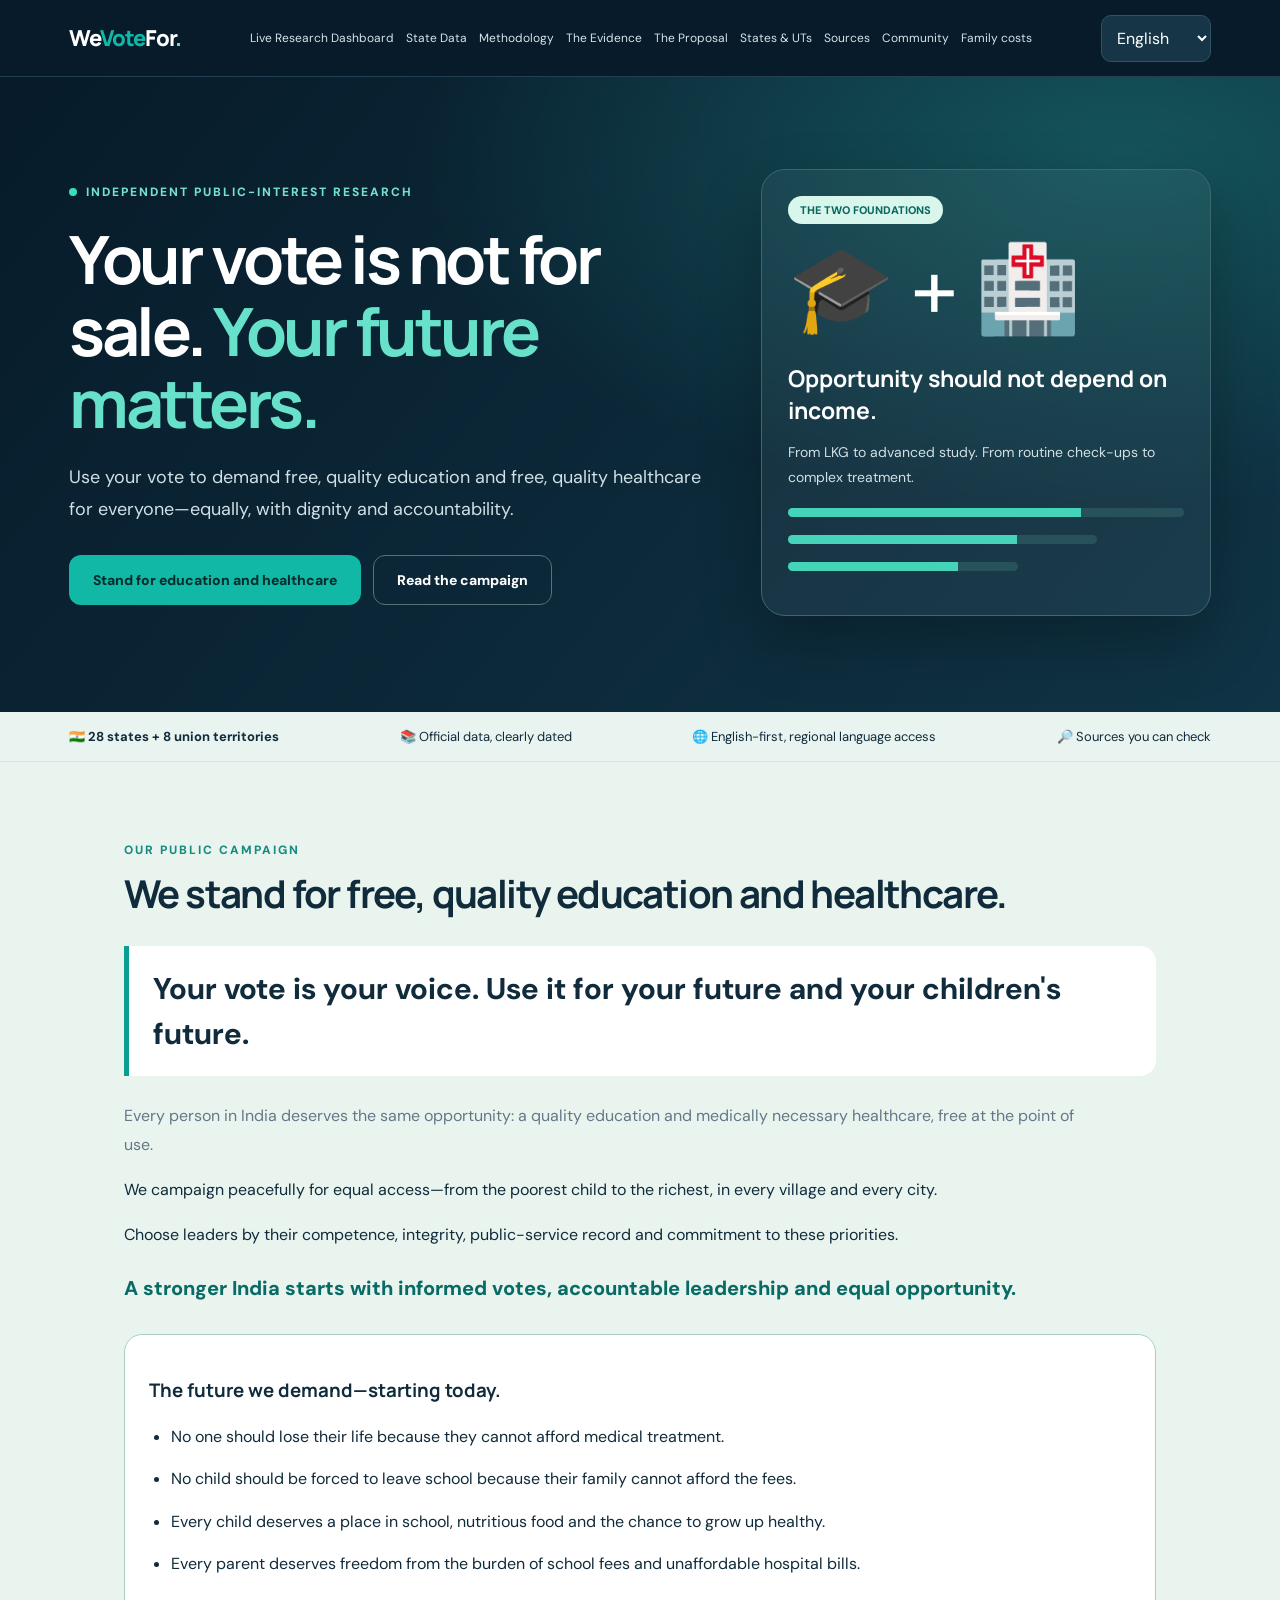
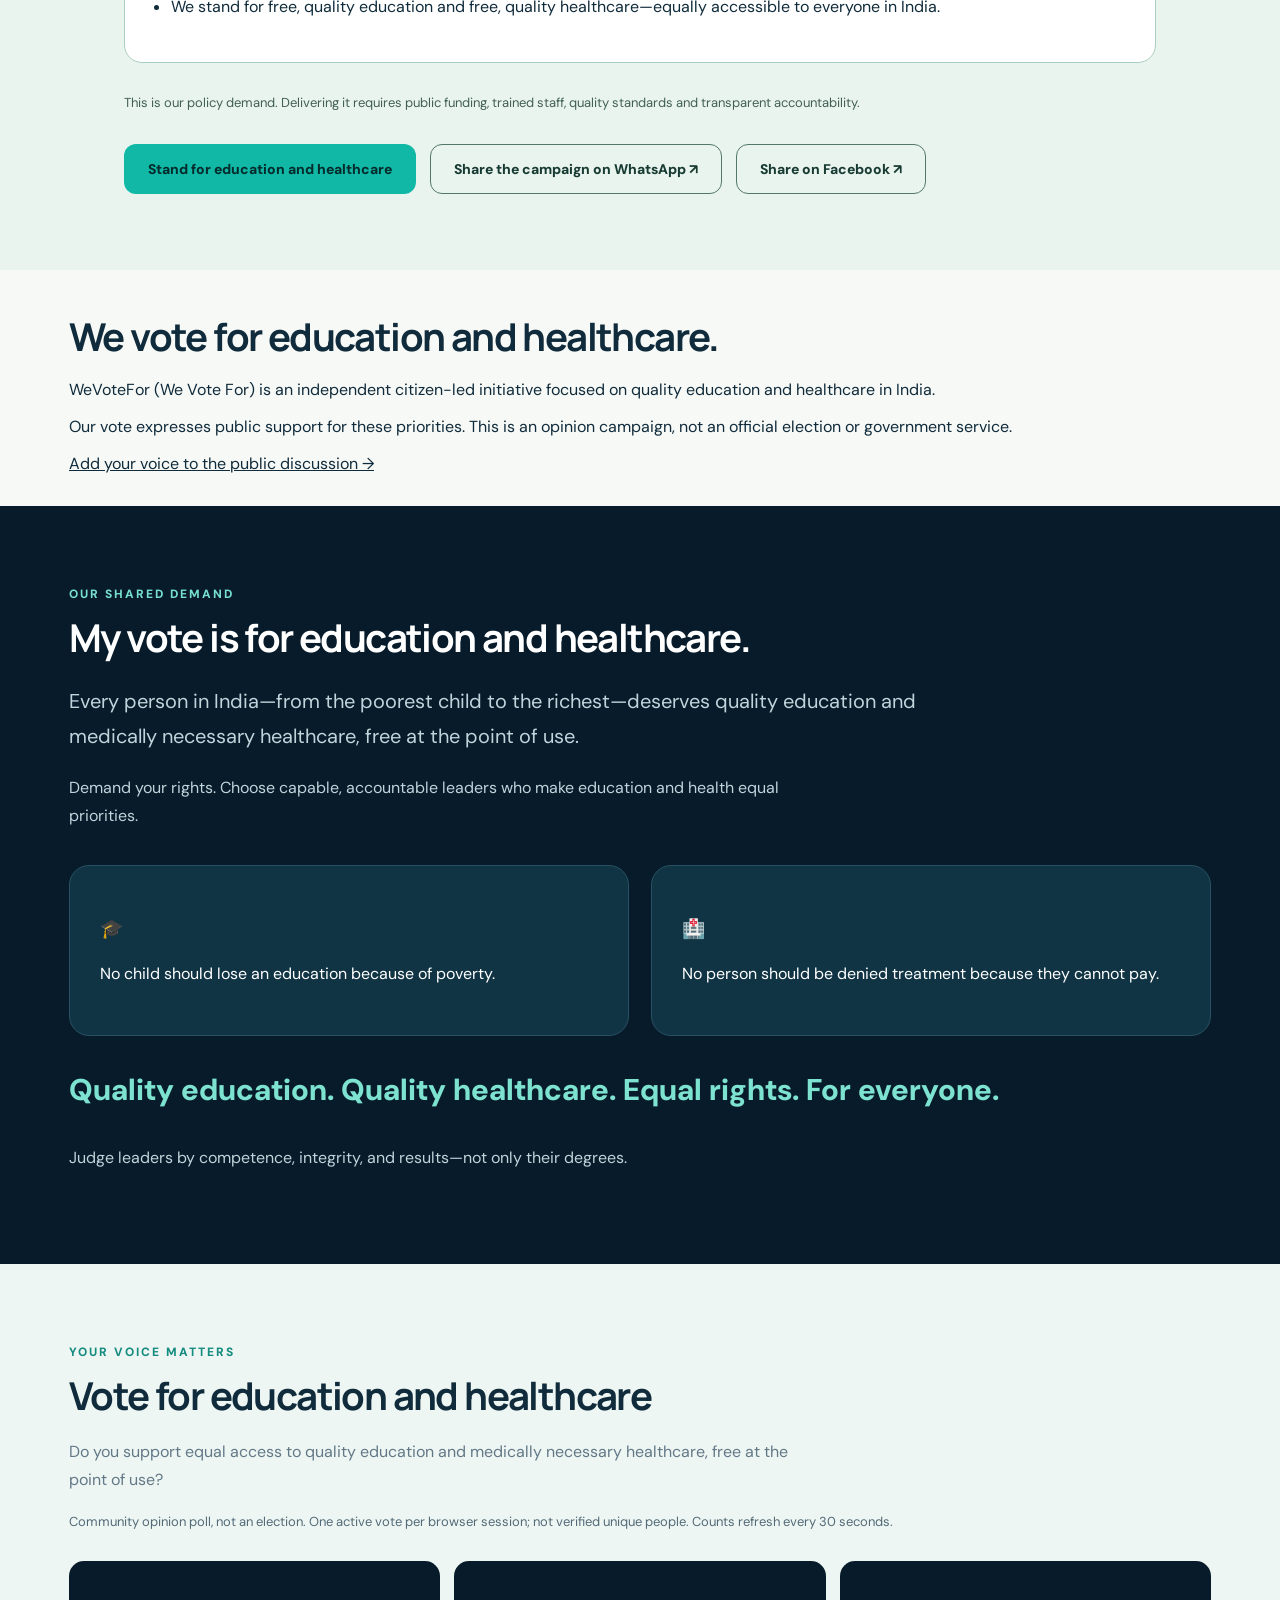
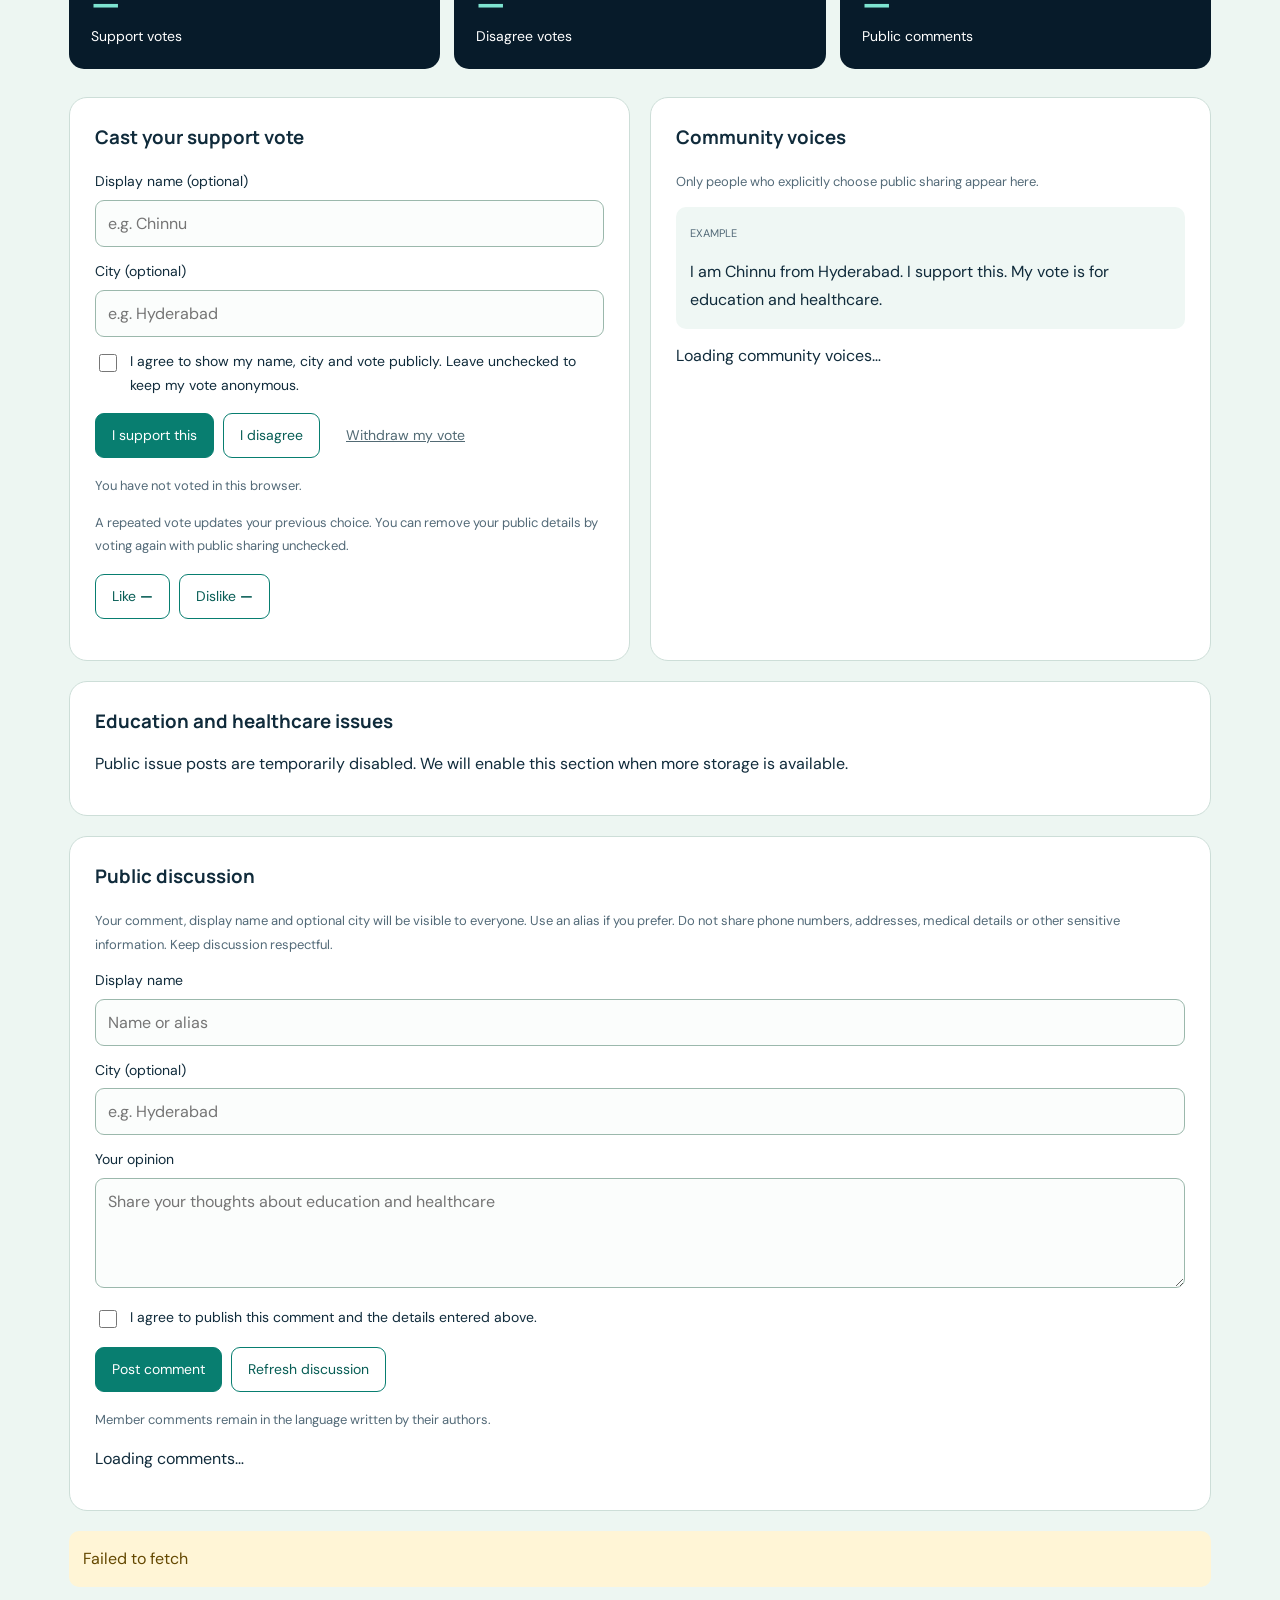
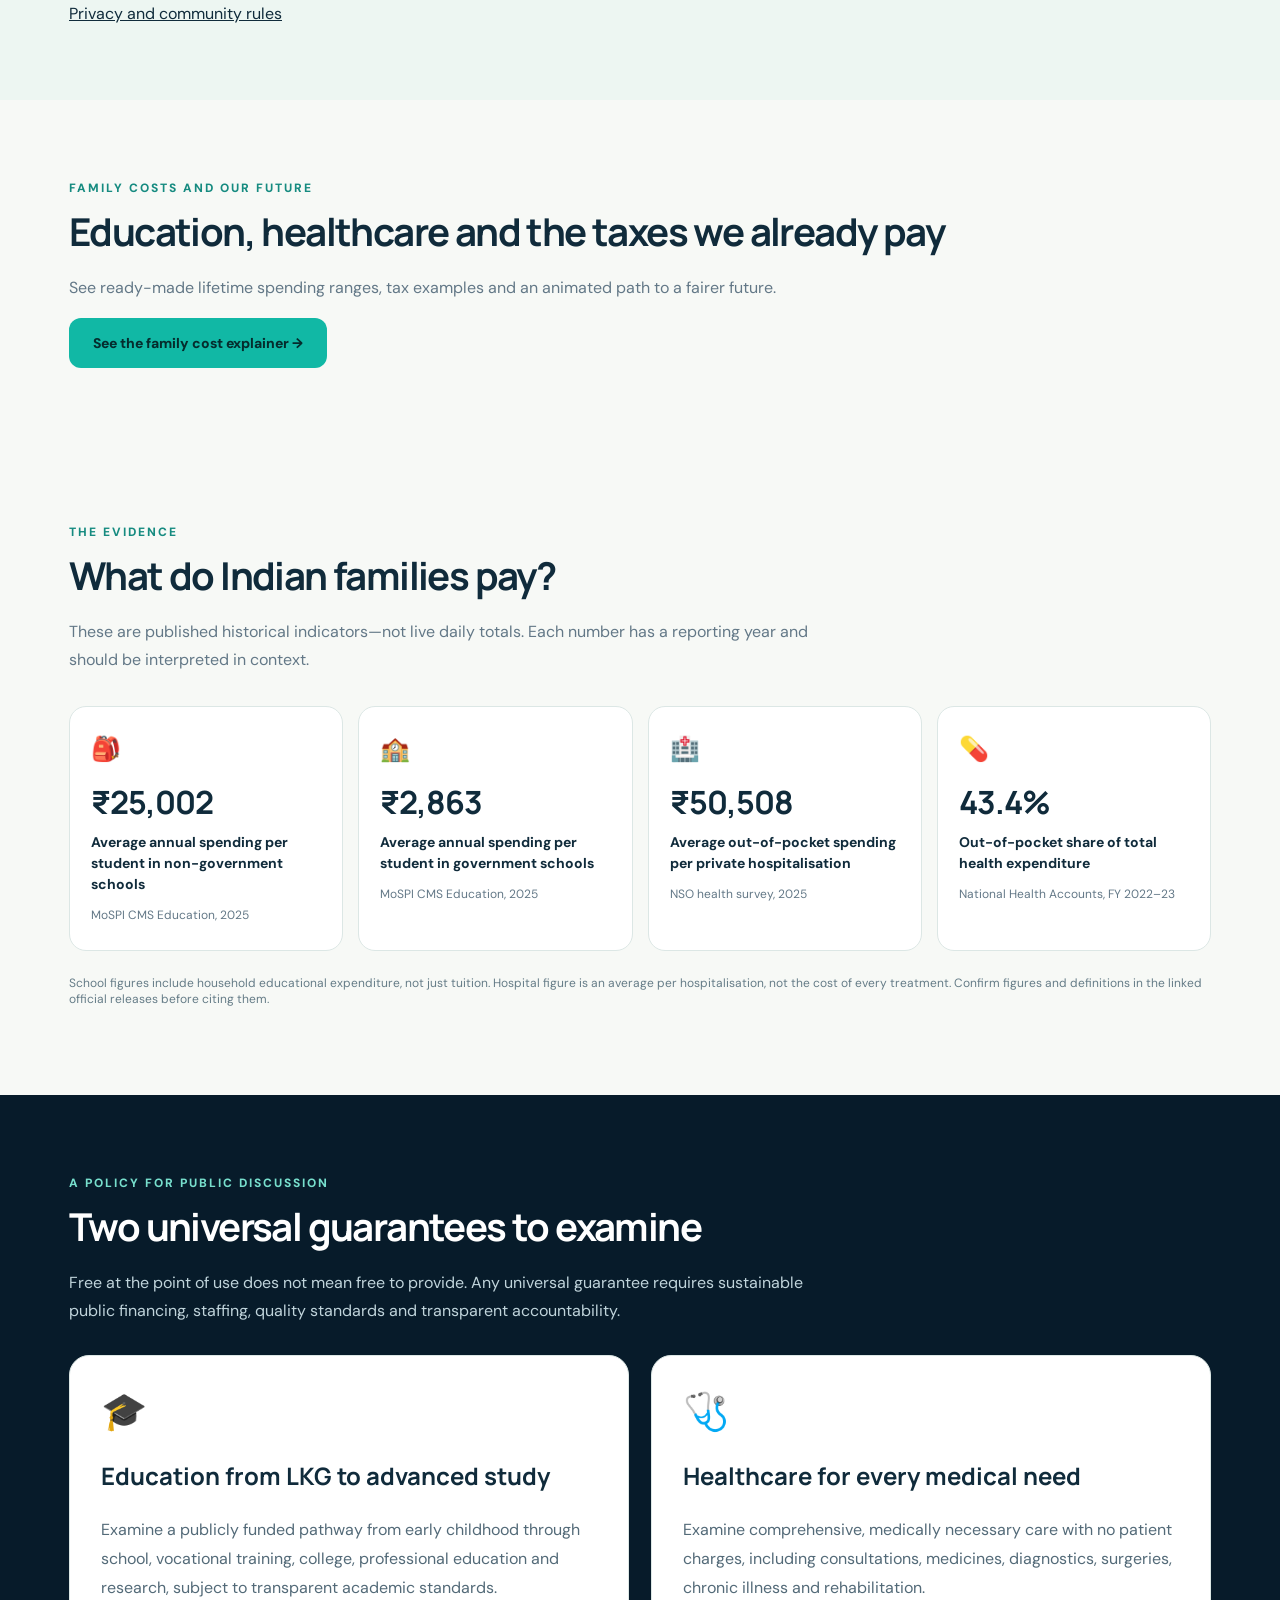
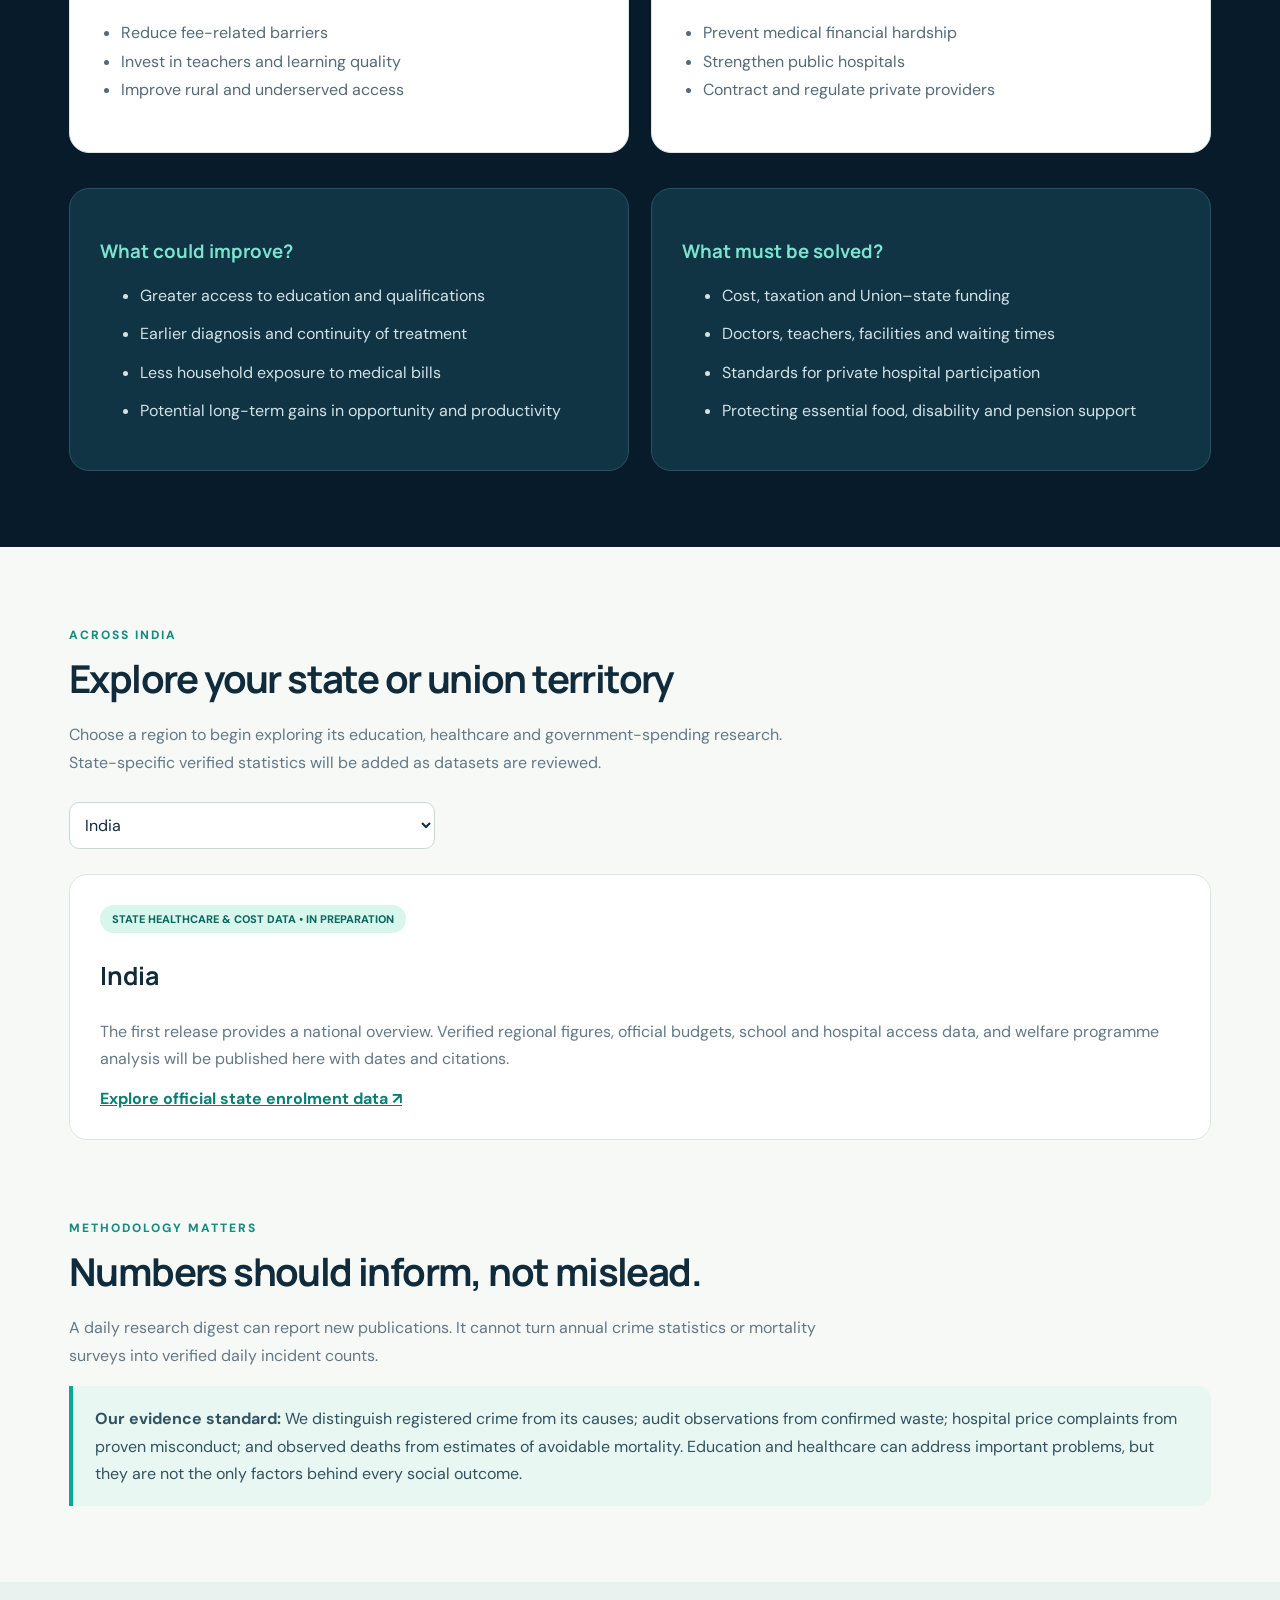
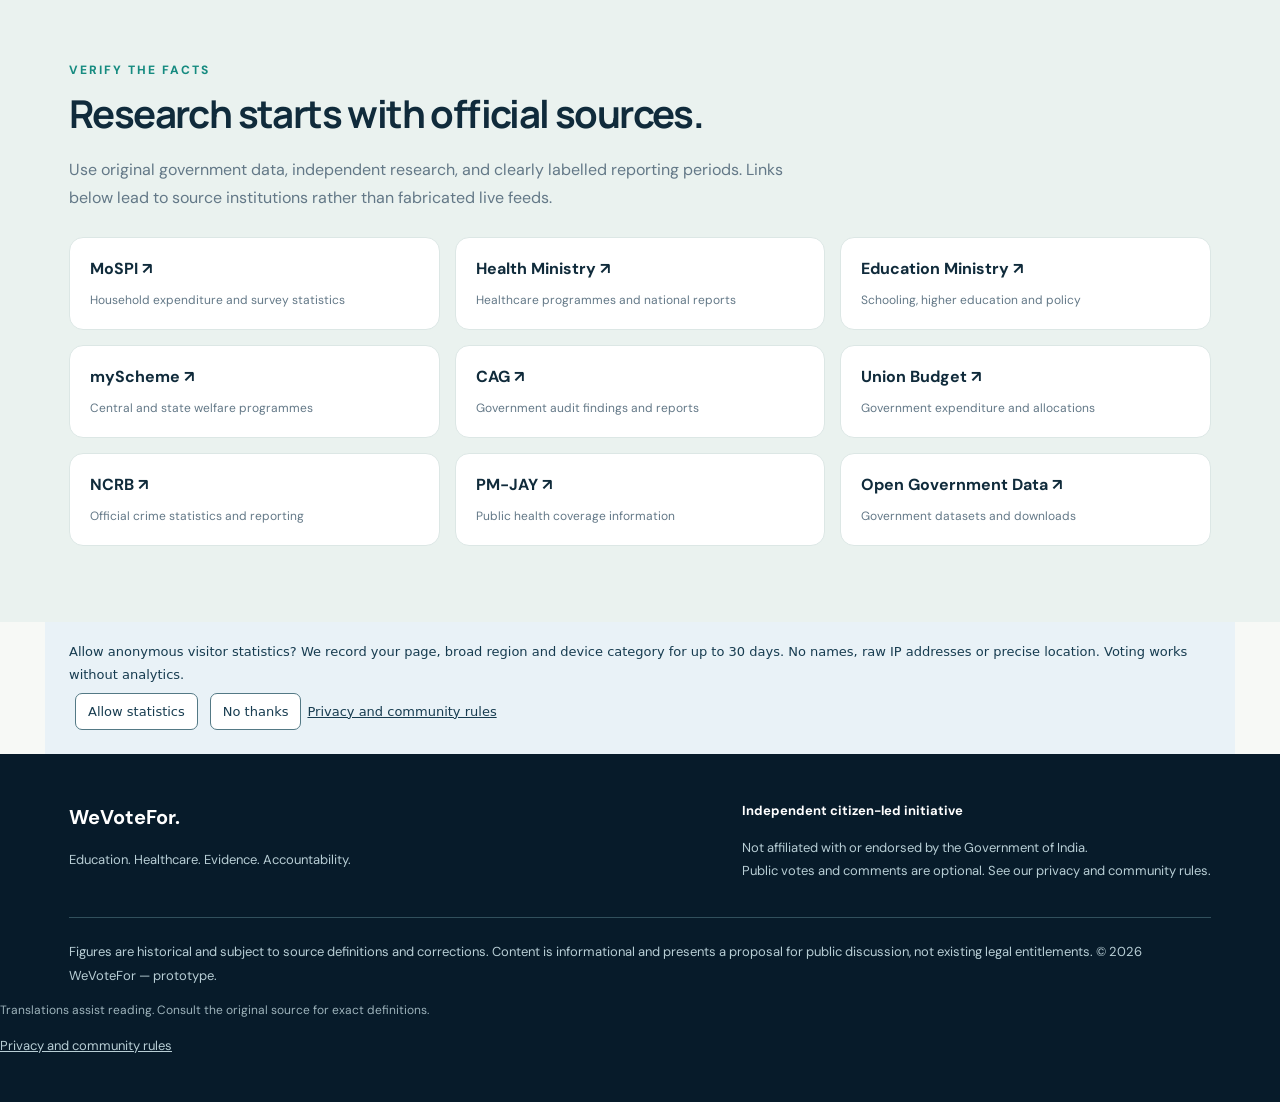
<file: index.html>
<!doctype html><html lang="en"><head><meta charset="utf-8"><meta name="viewport" content="width=device-width,initial-scale=1"><meta name="theme-color" content="#071b2a"><title>WeVoteFor | Quality Education &amp; Healthcare for Everyone</title><link rel="preconnect" href="https://fonts.googleapis.com"><link rel="preconnect" href="https://fonts.gstatic.com" crossorigin><link href="https://fonts.googleapis.com/css2?family=DM+Sans:wght@400;500;600;700&family=Manrope:wght@400;500;600;700;800&display=swap" rel="stylesheet"><style>
:root{--navy:#071b2a;--ink:#102b3b;--teal:#11b8a5;--cream:#f7f9f6;--muted:#637887;--line:#dce7e5}*{box-sizing:border-box}html{scroll-behavior:smooth}body{margin:0;background:var(--cream);color:var(--ink);font-family:'DM Sans',sans-serif}h1,h2,h3,.brand{font-family:Manrope,sans-serif}a{color:inherit}header{background:var(--navy);color:white;position:sticky;top:0;z-index:20;border-bottom:1px solid #234052}.wrap{max-width:1190px;margin:auto;padding:0 24px}.nav{min-height:76px;display:flex;align-items:center;justify-content:space-between;gap:16px}.brand{font-weight:800;font-size:22px;letter-spacing:-1px;text-decoration:none}.brand i{color:var(--teal);font-style:normal}.navlinks{display:flex;align-items:center;gap:24px}.navlinks a{text-decoration:none;font-size:14px;color:#d5e4e9}.navlinks a:hover{color:white}select,button{font:inherit}select{border:1px solid #c9d9d6;border-radius:10px;background:white;padding:11px;color:var(--ink);max-width:100%}.lang{background:#163547;color:white;border-color:#315264}.hero{background:radial-gradient(ellipse at 88% 12%,#14545a 0%,transparent 45%),linear-gradient(130deg,#071b2a,#103445);color:white;padding:92px 0 96px;overflow:hidden}.hero-grid{display:grid;grid-template-columns:1.18fr .82fr;gap:45px;align-items:center}.eyebrow{display:inline-flex;gap:9px;align-items:center;color:#75e2d1;text-transform:uppercase;letter-spacing:2px;font-size:12px;font-weight:800}.dot{width:8px;height:8px;border-radius:50%;background:#37dfbf}.hero h1{font-size:clamp(42px,5.2vw,72px);letter-spacing:-3.5px;line-height:1.08;margin:22px 0}.hero h1 span{color:#67e1c9}.hero p{font-size:18px;line-height:1.8;color:#d0e0e5;max-width:640px}.actions{display:flex;gap:12px;flex-wrap:wrap;margin-top:30px}.btn{display:inline-block;text-decoration:none;padding:15px 23px;border-radius:12px;font-weight:800;font-size:14px;border:1px solid transparent;cursor:pointer}.primary{background:var(--teal);color:#052c2d}.secondary{border-color:#56717a;color:white}.hero-art{border:1px solid #3d6671;border-radius:24px;padding:26px;background:#ffffff0c;box-shadow:0 25px 60px #0004}.hero-art .big{font-size:85px;margin:10px 0 18px}.hero-art h3{font-size:23px;margin:8px 0}.hero-art p{font-size:14px}.art-line{height:9px;border-radius:10px;background:#27525c;margin:18px 0;overflow:hidden}.art-line:after{content:'';display:block;width:74%;height:100%;background:#45d3b9}.strip{background:#e9f4f0;border-bottom:1px solid #d3e6e0}.strip .wrap{display:flex;gap:30px;align-items:center;justify-content:space-between;padding-top:16px;padding-bottom:16px;font-size:13px;flex-wrap:wrap}.section{padding:76px 0}.section h2{font-size:clamp(28px,3vw,43px);letter-spacing:-1.6px;margin:8px 0 15px}.intro{color:var(--muted);max-width:760px;line-height:1.75}.kicker{font-size:12px;letter-spacing:2px;color:#168b80;font-weight:800;text-transform:uppercase}.stats{display:grid;grid-template-columns:repeat(4,1fr);gap:15px;margin-top:32px}.stat{border:1px solid var(--line);background:white;padding:26px 21px;border-radius:17px;min-height:205px}.stat .ico{font-size:24px}.stat strong{display:block;font-family:Manrope;font-size:32px;letter-spacing:-1px;margin:16px 0 8px}.stat p{font-size:14px;line-height:1.5;margin:0 0 8px;font-weight:700}.stat small{color:var(--muted);font-size:12px}.pill{display:inline-block;background:#d9f6ed;color:#09685f;border-radius:99px;padding:7px 12px;font-size:11px;font-weight:800}.two{display:grid;grid-template-columns:repeat(2,1fr);gap:22px;margin-top:30px}.feature{background:white;border:1px solid var(--line);border-radius:20px;padding:31px}.feature .symbol{font-size:37px}.feature h3{font-size:24px}.feature p,.feature li{line-height:1.8;color:#536a78}.feature ul{padding-left:20px}.dark{background:var(--navy);color:white}.dark .intro{color:#c0d4db}.compare{display:grid;grid-template-columns:1fr 1fr;gap:22px;margin-top:35px}.compare article{background:#103444;border:1px solid #285263;border-radius:20px;padding:30px}.compare h3{color:#7de3d0}.compare li{margin:13px 0;color:#d2e2e7;line-height:1.6}.filter{display:flex;gap:14px;flex-wrap:wrap;margin:25px 0}.filter select{min-width:220px}.region{background:white;border:1px solid var(--line);border-radius:18px;padding:30px}.region h3{font-size:25px}.region p{line-height:1.7;color:var(--muted)}.note{border-left:4px solid #0aa993;background:#e9f7f2;padding:19px 22px;border-radius:0 12px 12px 0;color:#315260;line-height:1.7}.sources{display:grid;grid-template-columns:repeat(3,1fr);gap:15px;margin-top:25px}.source{background:white;border:1px solid var(--line);border-radius:14px;padding:20px;text-decoration:none}.source:hover{border-color:#0aa993}.source b{display:block;margin-bottom:9px}.source span{font-size:12px;color:var(--muted)}footer{background:#071b2a;color:#b8ced5;padding:45px 0;font-size:13px;line-height:1.8}footer b{color:white}.footer-grid{display:flex;justify-content:space-between;gap:20px;flex-wrap:wrap}.disclaimer{font-size:12px;color:#657c87;margin-top:24px}.menu{display:none}.sr-only{position:absolute;width:1px;height:1px;padding:0;margin:-1px;overflow:hidden;clip:rect(0,0,0,0);white-space:nowrap;border:0}@media(max-width:850px){.navlinks{display:none}.menu{display:block}.hero-grid{grid-template-columns:1fr}.hero-art{display:none}.stats{grid-template-columns:repeat(2,1fr)}.sources{grid-template-columns:repeat(2,1fr)}}@media(max-width:560px){.wrap{padding:0 17px}.hero{padding:70px 0}.hero h1{letter-spacing:-2px}.stats,.two,.compare,.sources{grid-template-columns:1fr}.stat{min-height:unset}.section{padding:58px 0}.nav{min-height:66px}.brand{font-size:19px}.lang{max-width:125px}.hero p{font-size:16px}}
</style><link rel="stylesheet" href="/i18n.css?v=20261114"><script defer src="/i18n.js?v=20261114"></script><link rel="stylesheet" href="/community.css?v=20261114"><script defer src="/community-ui.js?v=20261114"></script><script defer src="/posts-ui.js?v=20261114"></script><meta name="description" content="Your vote is not for sale. WeVoteFor campaigns for free, quality education and healthcare, equally accessible to everyone in India. Explore the evidence."><meta name="robots" content="index,follow,max-image-preview:large"><link rel="canonical" href="https://wevotefor.in/"><meta property="og:site_name" content="WeVoteFor"><meta property="og:title" content="WeVoteFor | Quality Education &amp; Healthcare for Everyone"><meta property="og:description" content="Your vote is not for sale. WeVoteFor campaigns for free, quality education and healthcare, equally accessible to everyone in India. Explore the evidence."><meta property="og:type" content="website"><meta property="og:url" content="https://wevotefor.in/"><meta name="twitter:card" content="summary"><meta name="twitter:title" content="WeVoteFor | Quality Education &amp; Healthcare for Everyone"><meta name="twitter:description" content="Your vote is not for sale. WeVoteFor campaigns for free, quality education and healthcare, equally accessible to everyone in India. Explore the evidence."><link rel="icon" href="/favicon.svg" type="image/svg+xml"><script type="application/ld+json">{"@context":"https://schema.org","@graph":[{"@type":"WebSite","@id":"https://wevotefor.in/#website","url":"https://wevotefor.in/","name":"WeVoteFor","alternateName":["We Vote For"],"description":"Your vote is not for sale. WeVoteFor campaigns for free, quality education and healthcare, equally accessible to everyone in India. Explore the evidence.","inLanguage":["en","hi","te","ta","bn","mr","kn","ml"]},{"@type":"WebPage","@id":"https://wevotefor.in/#webpage","url":"https://wevotefor.in/","name":"WeVoteFor | Quality Education & Healthcare for Everyone","description":"Your vote is not for sale. WeVoteFor campaigns for free, quality education and healthcare, equally accessible to everyone in India. Explore the evidence.","isPartOf":{"@id":"https://wevotefor.in/#website"},"inLanguage":"en"}]}</script></head><body><header><div class="wrap nav"><a class="brand" href="/" translate="no">We<i>Vote</i>For<span style="color:#5ce3c8">.</span></a><nav class="navlinks" aria-label="Main navigation"><a href="/dashboard">Live Research Dashboard</a><a href="/states">State Data</a><a href="/methodology">Methodology</a><a href="#evidence">The Evidence</a><a href="#vision">The Proposal</a><a href="#states">States & UTs</a><a href="#sources">Sources</a><a href="#community">Community</a><a href="/families">Family costs</a></nav><label><span class="sr-only">Select language</span><select class="lang" id="language"><option value="en">English</option><option value="hi">हिन्दी</option><option value="te">తెలుగు</option><option value="ta">தமிழ்</option><option value="bn">বাংলা</option><option value="mr">मराठी</option><option value="kn">ಕನ್ನಡ</option><option value="ml">മലയാളം</option></select></label></div></header><main><section id="home" class="hero"><div class="wrap hero-grid"><div><span class="eyebrow"><span class="dot"></span> Independent public-interest research</span><h1 data-i="hero">Your vote is not for sale. <span>Your future matters.</span></h1><p data-i="lead">Use your vote to demand free, quality education and free, quality healthcare for everyone—equally, with dignity and accountability.</p><div class="actions"><a class="btn primary" href="#community">Stand for education and healthcare</a><a class="btn secondary" href="#campaign">Read the campaign</a></div></div><div class="hero-art" aria-hidden="true"><span class="pill">THE TWO FOUNDATIONS</span><div class="big">🎓 + 🏥</div><h3>Opportunity should not depend on income.</h3><p>From LKG to advanced study. From routine check-ups to complex treatment.</p><div class="art-line"></div><div class="art-line" style="width:78%"></div><div class="art-line" style="width:58%"></div></div></div></section><div class="strip"><div class="wrap"><span>🇮🇳 <b>28 states + 8 union territories</b></span><span>📚 Official data, clearly dated</span><span>🌐 English-first, regional language access</span><span>🔎 Sources you can check</span></div></div><section id="campaign" class="section campaign-manifesto" aria-labelledby="campaign-title"><div class="wrap"><span class="kicker">Our public campaign</span><h2 id="campaign-title">We stand for free, quality education and healthcare.</h2><blockquote>Your vote is your voice. Use it for your future and your children's future.</blockquote><p class="intro">Every person in India deserves the same opportunity: a quality education and medically necessary healthcare, free at the point of use.</p><p>We campaign peacefully for equal access—from the poorest child to the richest, in every village and every city.</p><p>Choose leaders by their competence, integrity, public-service record and commitment to these priorities.</p><p class="campaign-promise">A stronger India starts with informed votes, accountable leadership and equal opportunity.</p><div id="campaign-pledge" style="margin:28px 0;padding:24px;background:white;border:1px solid #a8cec2;border-radius:18px;scroll-margin-top:100px"><h3>The future we demand—starting today.</h3><ul style="padding-left:22px;line-height:1.9"><li style="margin:12px 0">No one should lose their life because they cannot afford medical treatment.</li><li style="margin:12px 0">No child should be forced to leave school because their family cannot afford the fees.</li><li style="margin:12px 0">Every child deserves a place in school, nutritious food and the chance to grow up healthy.</li><li style="margin:12px 0">Every parent deserves freedom from the burden of school fees and unaffordable hospital bills.</li><li style="margin:12px 0">We stand for free, quality education and free, quality healthcare—equally accessible to everyone in India.</li></ul></div><p class="community-small">This is our policy demand. Delivering it requires public funding, trained staff, quality standards and transparent accountability.</p><div class="actions"><a class="btn primary" href="#community">Stand for education and healthcare</a><a class="btn secondary" href="https://wa.me/?text=Your%20vote%20is%20not%20for%20sale.%20The%20future%20we%20demand%E2%80%94starting%20today.%20No%20one%20should%20lose%20their%20life%20because%20they%20cannot%20afford%20medical%20treatment.%20No%20child%20should%20be%20forced%20to%20leave%20school%20because%20their%20family%20cannot%20afford%20the%20fees.%20Every%20child%20deserves%20a%20place%20in%20school%2C%20nutritious%20food%20and%20the%20chance%20to%20grow%20up%20healthy.%20Every%20parent%20deserves%20freedom%20from%20the%20burden%20of%20school%20fees%20and%20unaffordable%20hospital%20bills.%20We%20stand%20for%20free%2C%20quality%20education%20and%20free%2C%20quality%20healthcare%E2%80%94equally%20accessible%20to%20everyone%20in%20India.%20Join%20the%20campaign%3A%20https%3A%2F%2Fwevotefor.in%2F%23campaign-pledge" target="_blank" rel="noopener noreferrer">Share the campaign on WhatsApp ↗</a><a class="btn secondary" href="https://www.facebook.com/sharer/sharer.php?u=https%3A%2F%2Fwevotefor.in%2F%23campaign" target="_blank" rel="noopener noreferrer">Share on Facebook ↗</a></div></div></section><section id="we-vote-for" class="section" style="padding:32px 0"><div class="wrap"><h2>We vote for education and healthcare.</h2><p>WeVoteFor (We Vote For) is an independent citizen-led initiative focused on quality education and healthcare in India.</p><p>Our vote expresses public support for these priorities. This is an opinion campaign, not an official election or government service.</p><a href="#community">Add your voice to the public discussion →</a></div></section><section id="our-demand" class="section dark" aria-labelledby="demand-title"><div class="wrap"><span class="kicker" style="color:#77dfcd">Our shared demand</span><h2 id="demand-title">My vote is for education and healthcare.</h2><p class="intro" style="font-size:20px;max-width:920px">Every person in India—from the poorest child to the richest—deserves quality education and medically necessary healthcare, free at the point of use.</p><p class="intro">Demand your rights. Choose capable, accountable leaders who make education and health equal priorities.</p><div class="compare"><article><h3>🎓</h3><p style="line-height:1.8">No child should lose an education because of poverty.</p></article><article><h3>🏥</h3><p style="line-height:1.8">No person should be denied treatment because they cannot pay.</p></article></div><p style="font-size:clamp(20px,2.5vw,30px);font-weight:800;line-height:1.6;color:#7de3d0">Quality education. Quality healthcare. Equal rights. For everyone.</p><p class="intro">Judge leaders by competence, integrity, and results—not only their degrees.</p></div></section><section id="community" class="section community" aria-labelledby="community-title"><div class="wrap">
<span class="kicker">Your voice matters</span><h2 id="community-title">Vote for education and healthcare</h2>
<p class="intro">Do you support equal access to quality education and medically necessary healthcare, free at the point of use?</p>
<p class="community-small">Community opinion poll, not an election. One active vote per browser session; not verified unique people. Counts refresh every 30 seconds.</p>
<div class="community-metrics" aria-label="Community totals"><div><strong id="support-count">—</strong><span>Support votes</span></div><div><strong id="oppose-count">—</strong><span>Disagree votes</span></div><div><strong id="comment-count">—</strong><span>Public comments</span></div></div>
<div class="community-layout"><section class="community-panel"><h3>Cast your support vote</h3>
<label for="public-name">Display name (optional)</label><input id="public-name" maxlength="50" placeholder="e.g. Chinnu" autocomplete="nickname">
<label for="public-city">City (optional)</label><input id="public-city" maxlength="80" placeholder="e.g. Hyderabad" autocomplete="address-level2">
<label class="community-check"><input id="profile-consent" type="checkbox"><span>I agree to show my name, city and vote publicly. Leave unchecked to keep my vote anonymous.</span></label>
<div class="community-actions"><button id="vote-support" type="button">I support this</button><button id="vote-oppose" class="outline" type="button">I disagree</button><button id="vote-withdraw" class="text-button" type="button">Withdraw my vote</button></div>
<p id="my-vote" class="community-small" role="status"></p><p class="community-small">A repeated vote updates your previous choice. You can remove your public details by voting again with public sharing unchecked.</p>
<div class="community-actions"><button id="campaign-like" class="outline" type="button" aria-pressed="false"><span>Like</span> <strong id="like-count">—</strong></button><button id="campaign-dislike" class="outline" type="button" aria-pressed="false"><span>Dislike</span> <strong id="dislike-count">—</strong></button></div>
</section><section class="community-panel"><h3>Community voices</h3><p class="community-small">Only people who explicitly choose public sharing appear here.</p><div class="community-example"><span>Example</span><p>I am Chinnu from Hyderabad. I support this. My vote is for education and healthcare.</p></div><div id="supporters-list"><p>Loading community voices…</p></div></section></div>
<section id="public-posts" class="community-panel"><h3>Education and healthcare issues</h3><p>Public issue posts are temporarily disabled. We will enable this section when more storage is available.</p></section>
<section class="community-panel discussion"><h3>Public discussion</h3><p class="community-small">Your comment, display name and optional city will be visible to everyone. Use an alias if you prefer. Do not share phone numbers, addresses, medical details or other sensitive information. Keep discussion respectful.</p>
<form id="comment-form"><label for="comment-name">Display name</label><input id="comment-name" maxlength="50" placeholder="Name or alias" required><label for="comment-city">City (optional)</label><input id="comment-city" maxlength="80" placeholder="e.g. Hyderabad"><label for="comment-body">Your opinion</label><textarea id="comment-body" maxlength="1500" rows="4" required placeholder="Share your thoughts about education and healthcare"></textarea><p id="reply-context" class="community-small"></p><label class="community-check"><input id="comment-consent" type="checkbox" required><span>I agree to publish this comment and the details entered above.</span></label><div class="community-actions"><button type="submit">Post comment</button><button id="cancel-reply" class="outline" type="button" hidden>Cancel reply</button><button id="refresh-comments" class="outline" type="button">Refresh discussion</button></div></form>
<p class="community-small">Member comments remain in the language written by their authors.</p><div id="comments-list"><p>Loading comments…</p></div><button id="more-comments" class="outline" type="button" hidden>More comments</button></section>
<p id="community-notice" class="community-notice" role="status" aria-live="polite"></p><a href="/privacy">Privacy and community rules</a>
</div></section>
<section class="section"><div class="wrap"><span class="kicker">Family costs and our future</span><h2>Education, healthcare and the taxes we already pay</h2><p class="intro">See ready-made lifetime spending ranges, tax examples and an animated path to a fairer future.</p><a class="btn primary" href="/families">See the family cost explainer →</a></div></section><section id="evidence" class="section"><div class="wrap"><span class="kicker">The evidence</span><h2 data-i="evidence">What do Indian families pay?</h2><p class="intro" data-i="evidenceLead">These are published historical indicators—not live daily totals. Each number has a reporting year and should be interpreted in context.</p><div class="stats"><div class="stat"><div class="ico">🎒</div><strong>₹25,002</strong><p>Average annual spending per student in non-government schools</p><small>MoSPI CMS Education, 2025</small></div><div class="stat"><div class="ico">🏫</div><strong>₹2,863</strong><p>Average annual spending per student in government schools</p><small>MoSPI CMS Education, 2025</small></div><div class="stat"><div class="ico">🏥</div><strong>₹50,508</strong><p>Average out-of-pocket spending per private hospitalisation</p><small>NSO health survey, 2025</small></div><div class="stat"><div class="ico">💊</div><strong>43.4%</strong><p>Out-of-pocket share of total health expenditure</p><small>National Health Accounts, FY 2022–23</small></div></div><p class="disclaimer">School figures include household educational expenditure, not just tuition. Hospital figure is an average per hospitalisation, not the cost of every treatment. Confirm figures and definitions in the linked official releases before citing them.</p></div></section><section id="vision" class="section dark"><div class="wrap"><span class="kicker" style="color:#77dfcd">A policy for public discussion</span><h2 data-i="vision">Two universal guarantees to examine</h2><p class="intro" data-i="visionLead">Free at the point of use does not mean free to provide. Any universal guarantee requires sustainable public financing, staffing, quality standards and transparent accountability.</p><div class="two"><article class="feature" style="color:#102b3b"><div class="symbol">🎓</div><h3>Education from LKG to advanced study</h3><p>Examine a publicly funded pathway from early childhood through school, vocational training, college, professional education and research, subject to transparent academic standards.</p><ul><li>Reduce fee-related barriers</li><li>Invest in teachers and learning quality</li><li>Improve rural and underserved access</li></ul></article><article class="feature" style="color:#102b3b"><div class="symbol">🩺</div><h3>Healthcare for every medical need</h3><p>Examine comprehensive, medically necessary care with no patient charges, including consultations, medicines, diagnostics, surgeries, chronic illness and rehabilitation.</p><ul><li>Prevent medical financial hardship</li><li>Strengthen public hospitals</li><li>Contract and regulate private providers</li></ul></article></div><div class="compare"><article><h3>What could improve?</h3><ul><li>Greater access to education and qualifications</li><li>Earlier diagnosis and continuity of treatment</li><li>Less household exposure to medical bills</li><li>Potential long-term gains in opportunity and productivity</li></ul></article><article><h3>What must be solved?</h3><ul><li>Cost, taxation and Union–state funding</li><li>Doctors, teachers, facilities and waiting times</li><li>Standards for private hospital participation</li><li>Protecting essential food, disability and pension support</li></ul></article></div></div></section><section id="states" class="section"><div class="wrap"><span class="kicker">Across India</span><h2 data-i="states">Explore your state or union territory</h2><p class="intro">Choose a region to begin exploring its education, healthcare and government-spending research. State-specific verified statistics will be added as datasets are reviewed.</p><div class="filter"><label><span class="sr-only">State or union territory</span><select id="state"></select></label></div><div class="region" aria-live="polite"><span class="pill">STATE HEALTHCARE & COST DATA • IN PREPARATION</span><h3 id="stateTitle">India</h3><p id="stateDesc">The first release provides a national overview. Verified regional figures, official budgets, school and hospital access data, and welfare programme analysis will be published here with dates and citations.</p><a href="/states" style="font-weight:700;color:#087f73">Explore official state enrolment data ↗</a></div></div></section><section class="section" style="padding-top:0"><div class="wrap"><span class="kicker">Methodology matters</span><h2>Numbers should inform, not mislead.</h2><p class="intro">A daily research digest can report new publications. It cannot turn annual crime statistics or mortality surveys into verified daily incident counts.</p><div class="note"><b>Our evidence standard:</b> We distinguish registered crime from its causes; audit observations from confirmed waste; hospital price complaints from proven misconduct; and observed deaths from estimates of avoidable mortality. Education and healthcare can address important problems, but they are not the only factors behind every social outcome.</div></div></section><section id="sources" class="section" style="background:#eaf2ef"><div class="wrap"><span class="kicker">Verify the facts</span><h2>Research starts with official sources.</h2><p class="intro">Use original government data, independent research, and clearly labelled reporting periods. Links below lead to source institutions rather than fabricated live feeds.</p><div class="sources"><a class="source" href="https://www.mospi.gov.in/" target="_blank" rel="noopener"><b>MoSPI ↗</b><span>Household expenditure and survey statistics</span></a><a class="source" href="https://mohfw.gov.in/" target="_blank" rel="noopener"><b>Health Ministry ↗</b><span>Healthcare programmes and national reports</span></a><a class="source" href="https://www.education.gov.in/" target="_blank" rel="noopener"><b>Education Ministry ↗</b><span>Schooling, higher education and policy</span></a><a class="source" href="https://www.myscheme.gov.in/" target="_blank" rel="noopener"><b>myScheme ↗</b><span>Central and state welfare programmes</span></a><a class="source" href="https://cag.gov.in/" target="_blank" rel="noopener"><b>CAG ↗</b><span>Government audit findings and reports</span></a><a class="source" href="https://www.indiabudget.gov.in/" target="_blank" rel="noopener"><b>Union Budget ↗</b><span>Government expenditure and allocations</span></a><a class="source" href="https://ncrb.gov.in/" target="_blank" rel="noopener"><b>NCRB ↗</b><span>Official crime statistics and reporting</span></a><a class="source" href="https://www.pmjay.gov.in/" target="_blank" rel="noopener"><b>PM-JAY ↗</b><span>Public health coverage information</span></a><a class="source" href="https://data.gov.in/" target="_blank" rel="noopener"><b>Open Government Data ↗</b><span>Government datasets and downloads</span></a></div></div></section></main><footer><div class="wrap"><div class="footer-grid"><div><b style="font-size:20px">WeVoteFor.</b><p>Education. Healthcare. Evidence. Accountability.</p></div><div><b>Independent citizen-led initiative</b><p>Not affiliated with or endorsed by the Government of India.<br>Public votes and comments are optional. See our privacy and community rules.</p></div></div><hr style="border:0;border-top:1px solid #31505c;margin:22px 0"><p>Figures are historical and subject to source definitions and corrections. Content is informational and presents a proposal for public discussion, not existing legal entitlements. © 2026 WeVoteFor — prototype.</p></div><p class="translation-note">Translations assist reading. Consult the original source for exact definitions.</p><a href="/privacy">Privacy and community rules</a></footer><script defer src="/index-content1.js?v=20261114-community"></script></body></html>
</file>
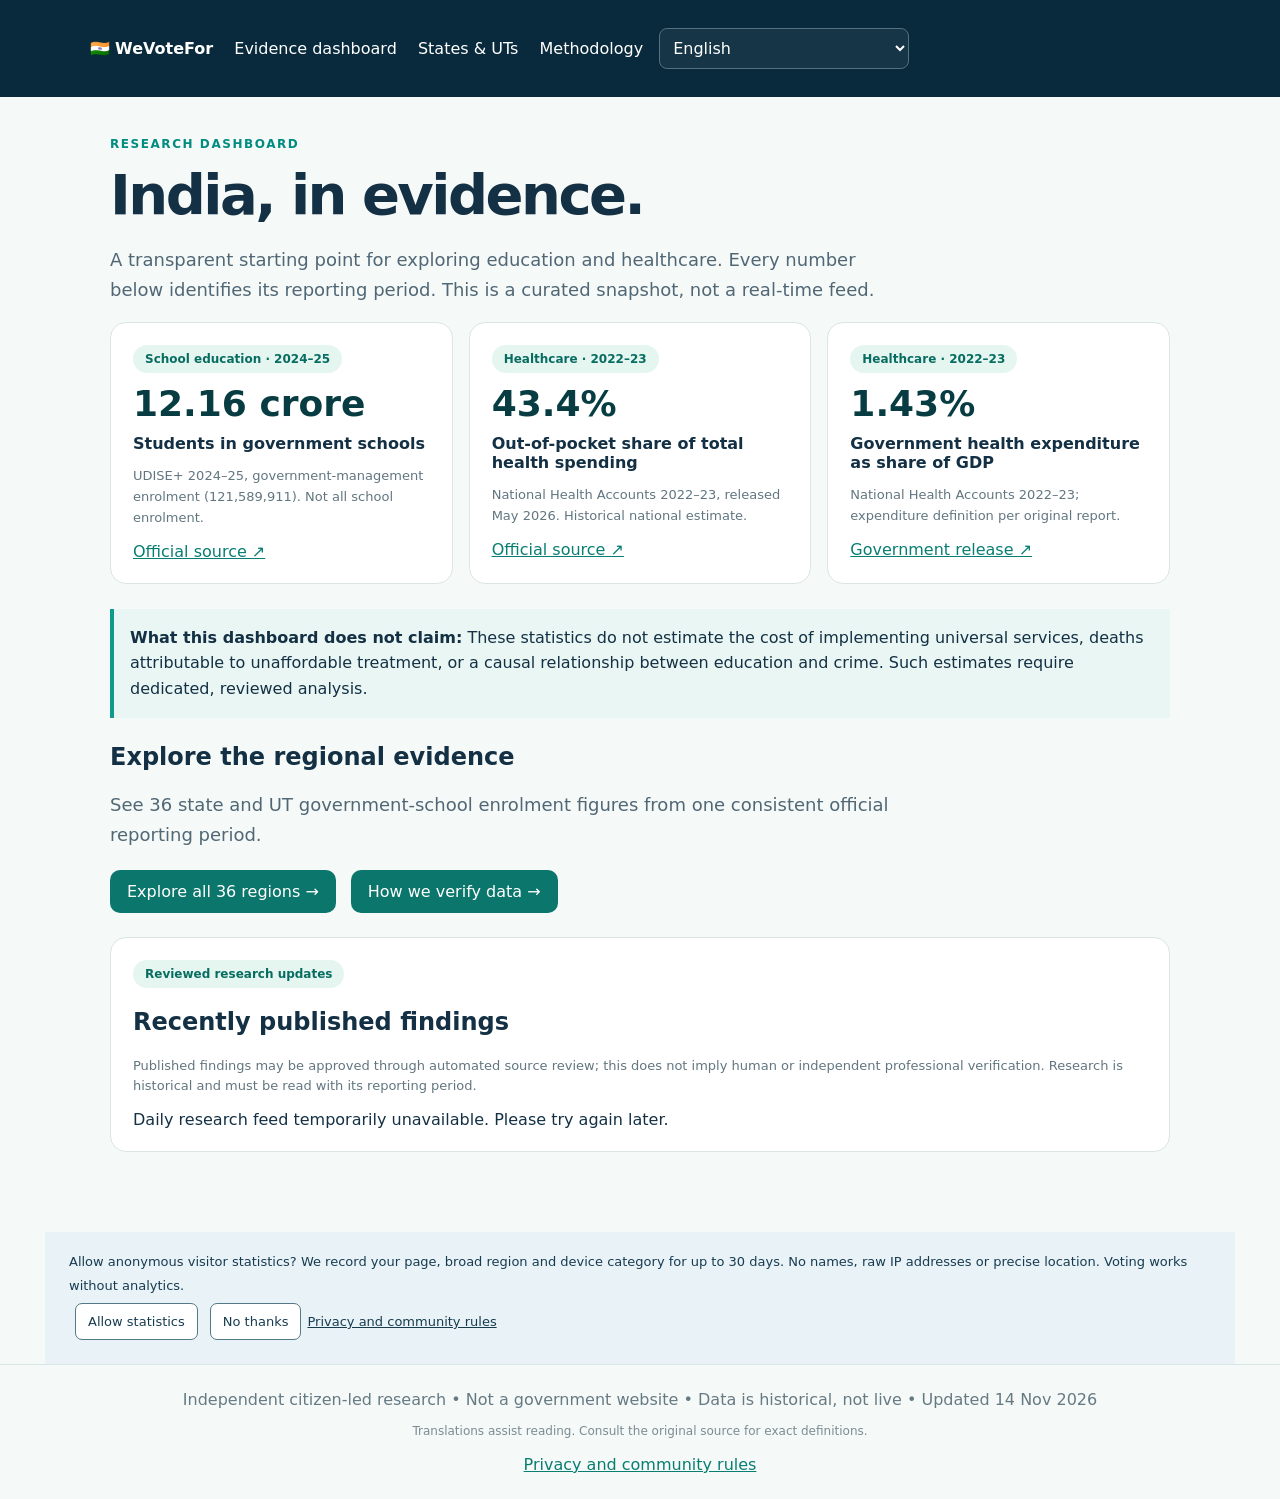
<file: dashboard.html>
<!doctype html><html lang="en"><head><meta charset="utf-8"><meta name="viewport" content="width=device-width,initial-scale=1"><title>Education &amp; Healthcare Evidence | WeVoteFor</title><link rel="stylesheet" href="/styles.css"><link rel="stylesheet" href="/i18n.css?v=20261114"><script defer src="/i18n.js?v=20261114"></script><link rel="stylesheet" href="/community.css?v=20261114"><script defer src="/community-ui.js?v=20261114"></script><meta name="description" content="Explore dated, sourced education and healthcare evidence for India. The WeVoteFor dashboard connects public priorities with official research."><meta name="robots" content="index,follow,max-image-preview:large"><link rel="canonical" href="https://wevotefor.in/dashboard"><meta property="og:site_name" content="WeVoteFor"><meta property="og:title" content="Education &amp; Healthcare Evidence | WeVoteFor"><meta property="og:description" content="Explore dated, sourced education and healthcare evidence for India. The WeVoteFor dashboard connects public priorities with official research."><meta property="og:type" content="website"><meta property="og:url" content="https://wevotefor.in/dashboard"><meta name="twitter:card" content="summary"><meta name="twitter:title" content="Education &amp; Healthcare Evidence | WeVoteFor"><meta name="twitter:description" content="Explore dated, sourced education and healthcare evidence for India. The WeVoteFor dashboard connects public priorities with official research."><link rel="icon" href="/favicon.svg" type="image/svg+xml"><script type="application/ld+json">{"@context":"https://schema.org","@graph":[{"@type":"WebPage","@id":"https://wevotefor.in/dashboard#webpage","url":"https://wevotefor.in/dashboard","name":"Education & Healthcare Evidence | WeVoteFor","description":"Explore dated, sourced education and healthcare evidence for India. The WeVoteFor dashboard connects public priorities with official research.","isPartOf":{"@id":"https://wevotefor.in/#website"},"inLanguage":"en"}]}</script></head><body><header><a href="/">🇮🇳 <b translate="no">WeVoteFor</b></a>　 <a href="/dashboard">Evidence dashboard</a>　 <a href="/states">States & UTs</a>　 <a href="/methodology">Methodology</a></header><main><span class="eyebrow">Research dashboard</span><h1>India, in evidence.</h1><p class="lead">A transparent starting point for exploring education and healthcare. Every number below identifies its reporting period. This is a curated snapshot, not a real-time feed.</p><section class="grid"><article class="card"><span class="pill">School education · 2024–25</span><div class="value">12.16 crore</div><b>Students in government schools</b><p class="meta">UDISE+ 2024–25, government-management enrolment (121,589,911). Not all school enrolment.</p><a href="https://dashboard.udiseplus.gov.in/report2025/static/media/UDISE%2B2024_25_Booklet_existing.118ba29d4773e6372f72.pdf" target="_blank" rel="noopener">Official source ↗</a></article><article class="card"><span class="pill">Healthcare · 2022–23</span><div class="value">43.4%</div><b>Out-of-pocket share of total health spending</b><p class="meta">National Health Accounts 2022–23, released May 2026. Historical national estimate.</p><a href="https://nhsrcindia.org/sites/default/files/2026-05/NHA%202022-23%20Report.pdf" target="_blank" rel="noopener">Official source ↗</a></article><article class="card"><span class="pill">Healthcare · 2022–23</span><div class="value">1.43%</div><b>Government health expenditure as share of GDP</b><p class="meta">National Health Accounts 2022–23; expenditure definition per original report.</p><a href="https://www.pib.gov.in/PressReleasePage.aspx?PRID=2265816" target="_blank" rel="noopener">Government release ↗</a></article></section><div class="note"><b>What this dashboard does not claim:</b> These statistics do not estimate the cost of implementing universal services, deaths attributable to unaffordable treatment, or a causal relationship between education and crime. Such estimates require dedicated, reviewed analysis.</div><h2>Explore the regional evidence</h2><p class="lead">See 36 state and UT government-school enrolment figures from one consistent official reporting period.</p><div class="links"><a href="/states">Explore all 36 regions →</a><a href="/methodology">How we verify data →</a></div><section class="card" style="margin-top:24px"><span class="pill">Reviewed research updates</span><h2>Recently published findings</h2><p class="meta">Published findings may be approved through automated source review; this does not imply human or independent professional verification. Research is historical and must be read with its reporting period.</p><div id="reviewed-feed"><p class="meta">Loading reviewed findings…</p></div></section><script defer src="/dashboard-content1.js?v=20261114-community"></script></main><footer>Independent citizen-led research • Not a government website • Data is historical, not live • Updated 14 Nov 2026<p class="translation-note">Translations assist reading. Consult the original source for exact definitions.</p><a href="/privacy">Privacy and community rules</a></footer></body></html>
</file>
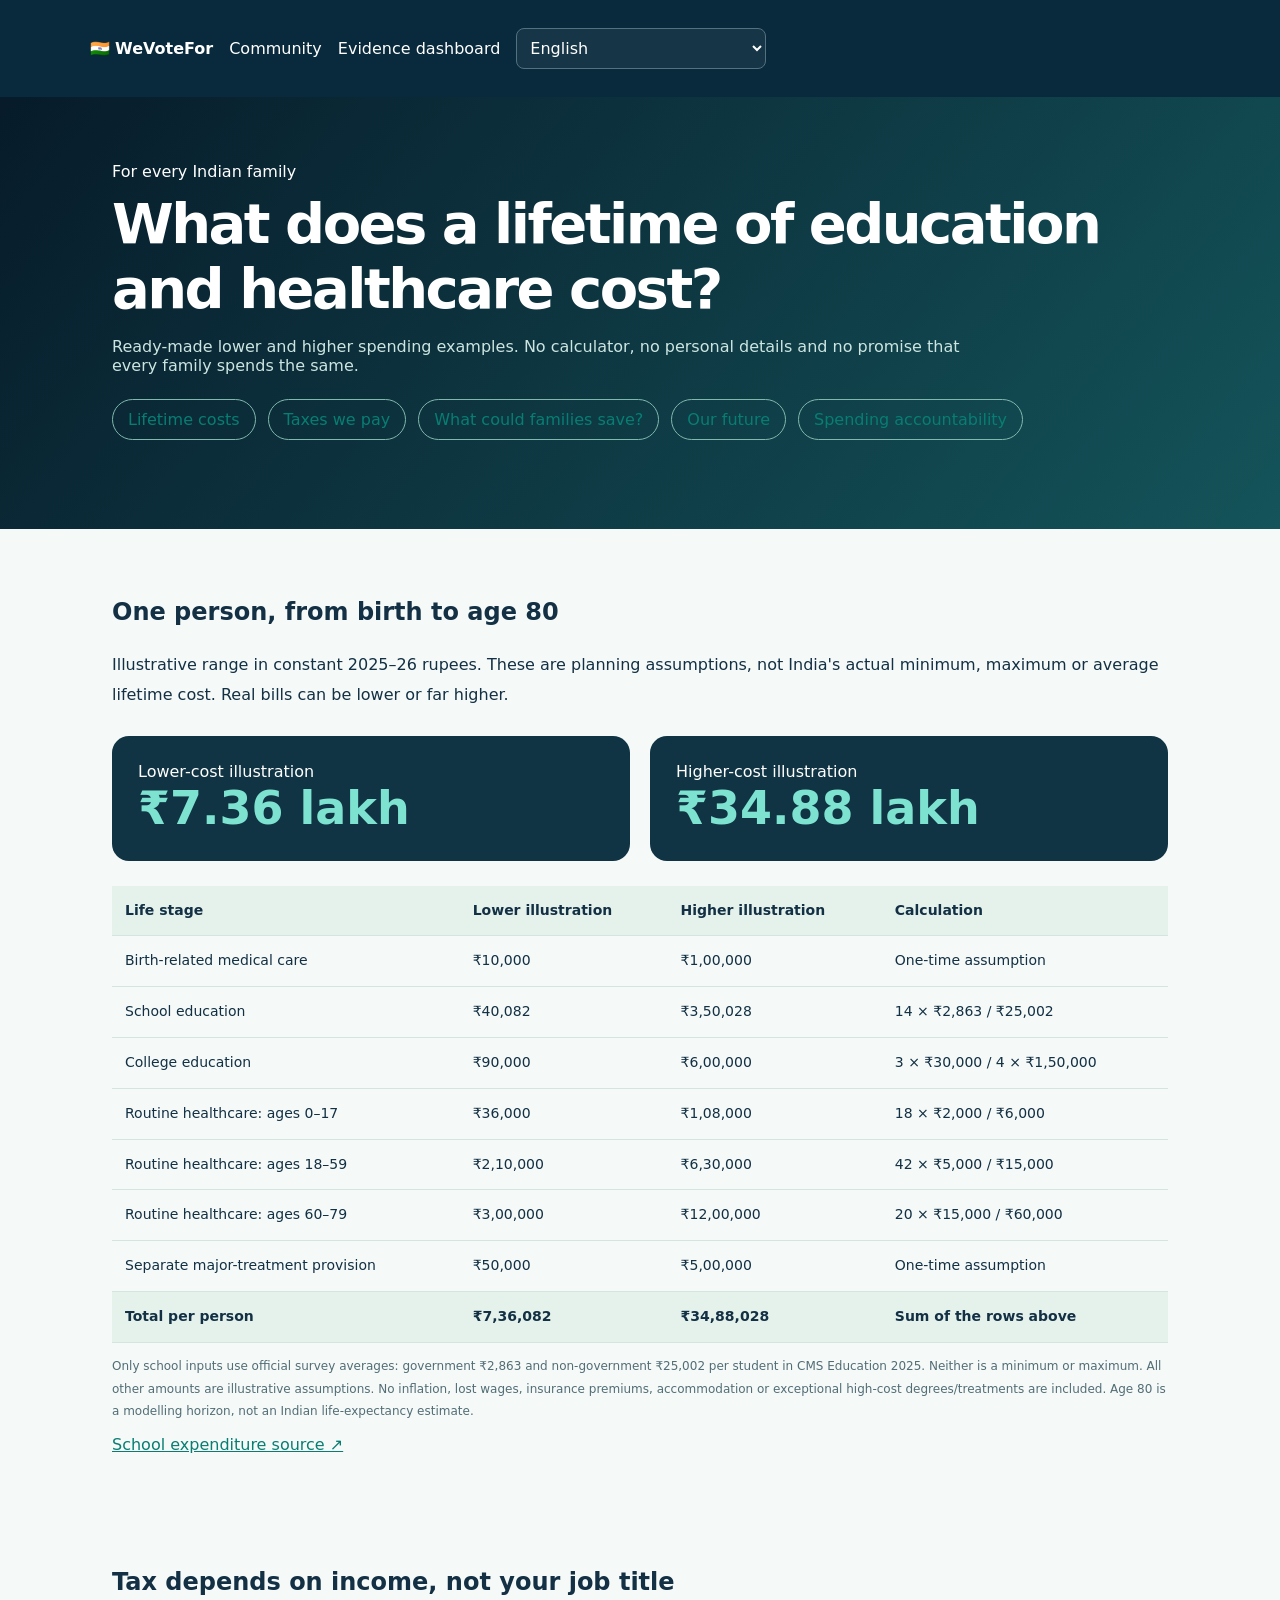
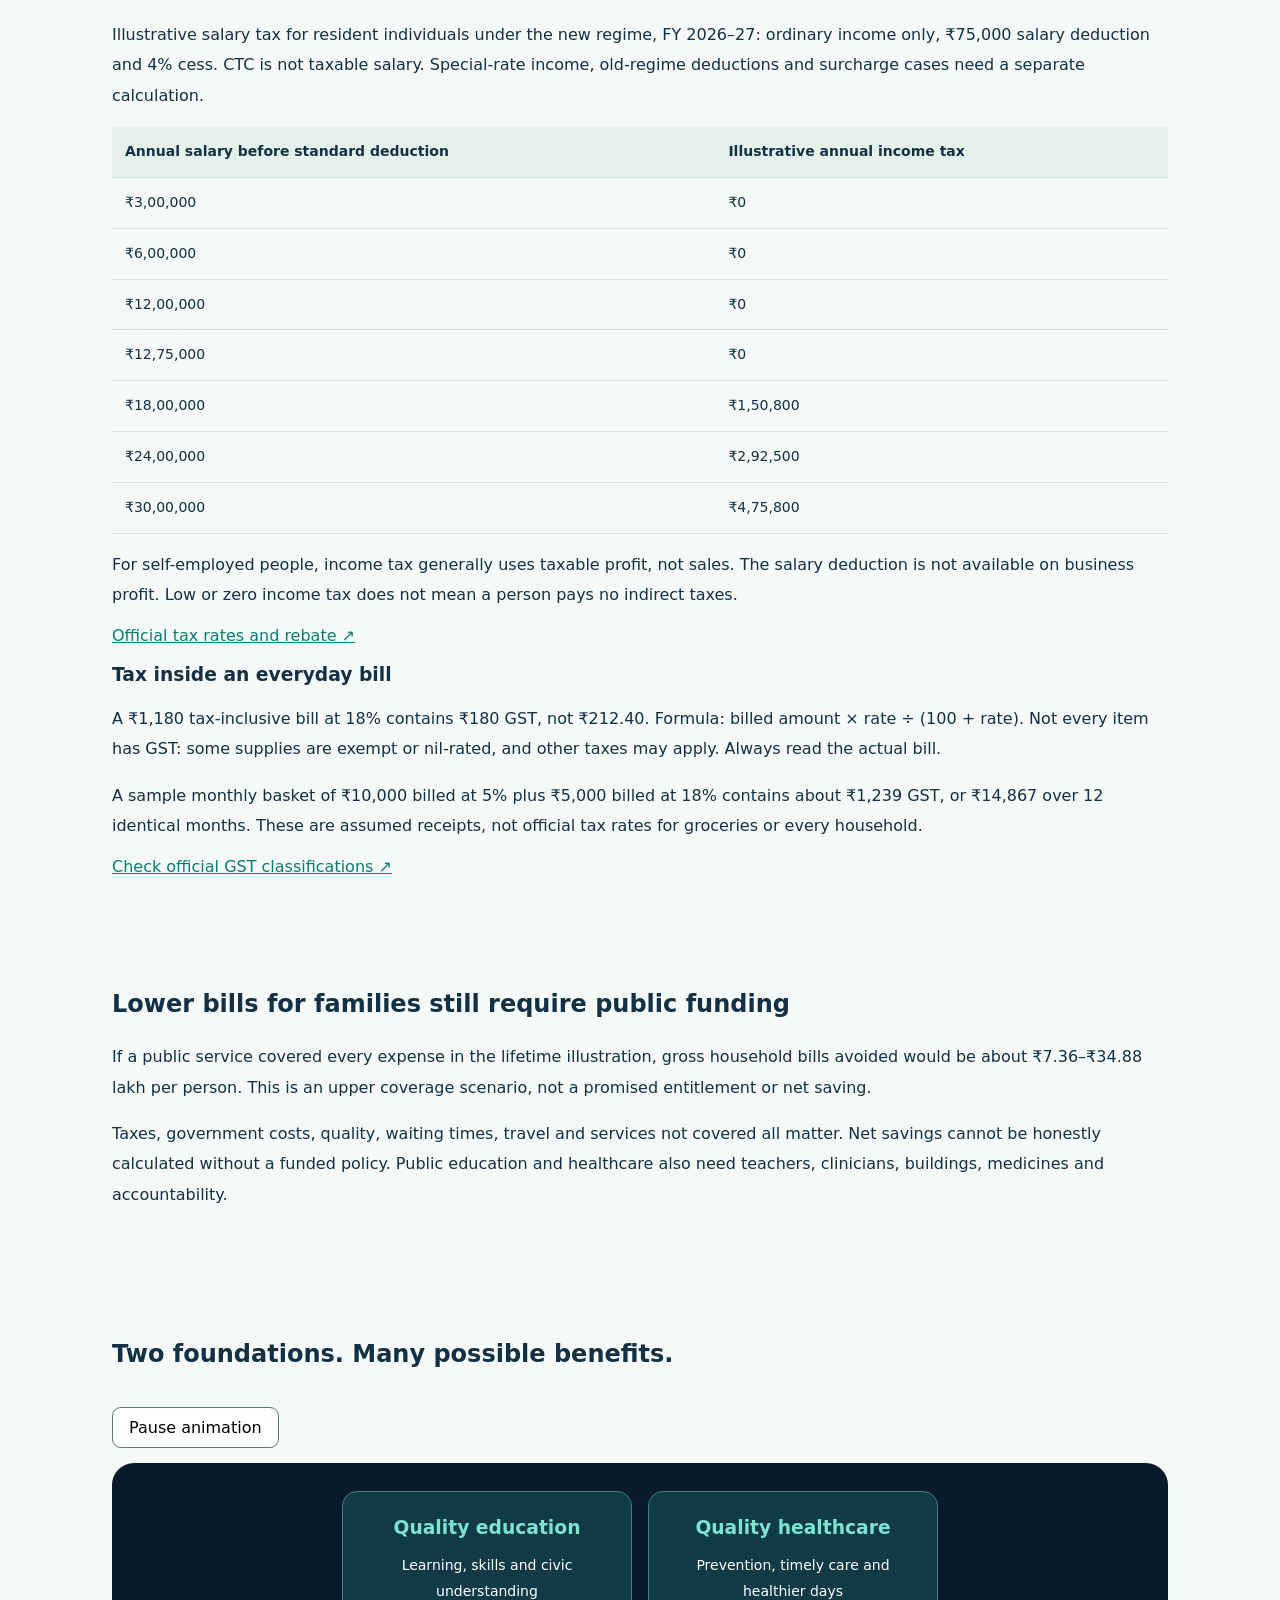
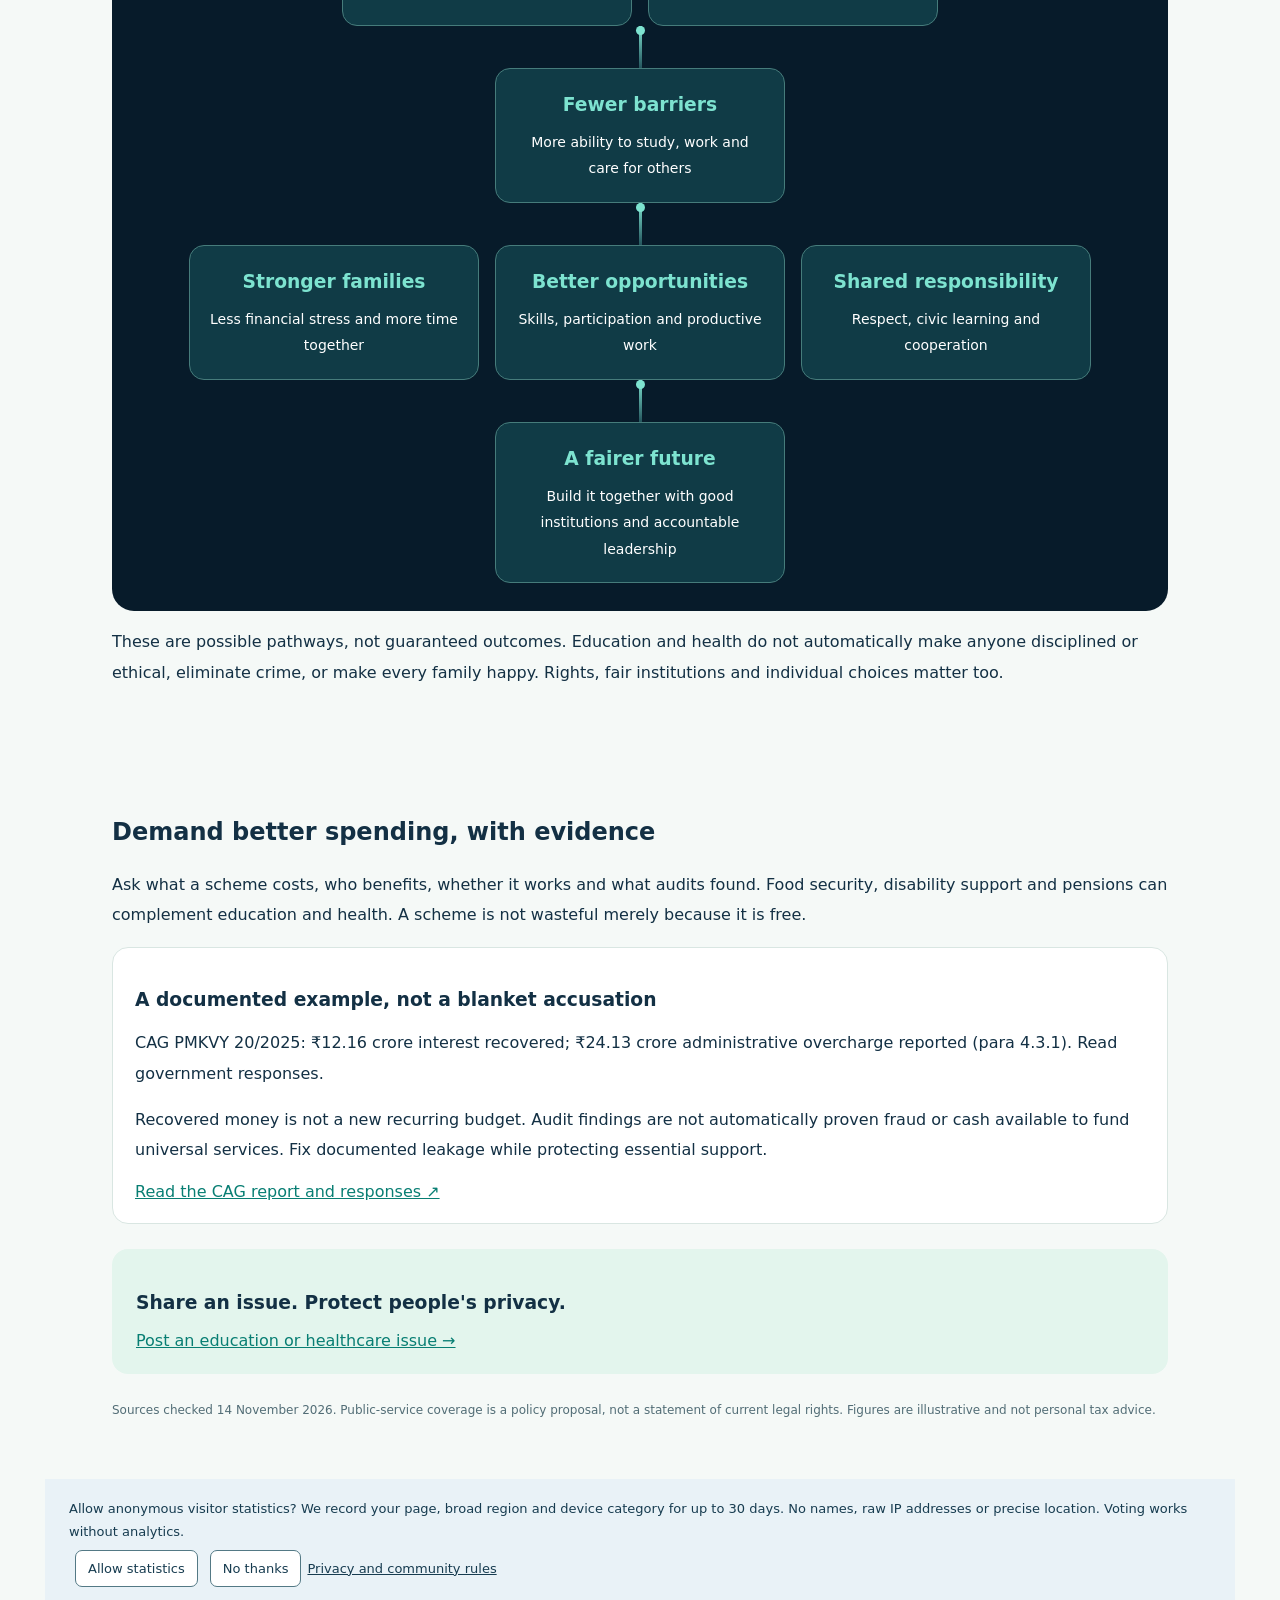
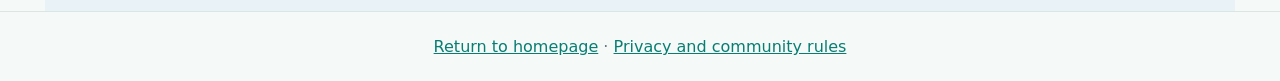
<file: families.html>
<!doctype html><html lang="en"><head><meta charset="utf-8"><meta name="viewport" content="width=device-width,initial-scale=1"><title>Education &amp; Healthcare Costs in India | WeVoteFor</title><link rel="stylesheet" href="/styles.css"><link rel="stylesheet" href="/i18n.css"><link rel="stylesheet" href="/community.css"><link rel="stylesheet" href="/families.css"><script defer src="/i18n.js?v=20261114-family"></script><script defer src="/community-ui.js?v=20261114-family"></script><script defer src="/families.js"></script><meta name="description" content="Understand illustrative lifetime education and healthcare costs, income tax examples and public funding choices for Indian families at WeVoteFor."><meta name="robots" content="index,follow,max-image-preview:large"><link rel="canonical" href="https://wevotefor.in/families"><meta property="og:site_name" content="WeVoteFor"><meta property="og:title" content="Education &amp; Healthcare Costs in India | WeVoteFor"><meta property="og:description" content="Understand illustrative lifetime education and healthcare costs, income tax examples and public funding choices for Indian families at WeVoteFor."><meta property="og:type" content="website"><meta property="og:url" content="https://wevotefor.in/families"><meta name="twitter:card" content="summary"><meta name="twitter:title" content="Education &amp; Healthcare Costs in India | WeVoteFor"><meta name="twitter:description" content="Understand illustrative lifetime education and healthcare costs, income tax examples and public funding choices for Indian families at WeVoteFor."><link rel="icon" href="/favicon.svg" type="image/svg+xml"><script type="application/ld+json">{"@context":"https://schema.org","@graph":[{"@type":"WebPage","@id":"https://wevotefor.in/families#webpage","url":"https://wevotefor.in/families","name":"Education & Healthcare Costs in India | WeVoteFor","description":"Understand illustrative lifetime education and healthcare costs, income tax examples and public funding choices for Indian families at WeVoteFor.","isPartOf":{"@id":"https://wevotefor.in/#website"},"inLanguage":"en"}]}</script></head><body><header><a href="/">🇮🇳 <b translate="no">WeVoteFor</b></a>　<a href="/#community">Community</a>　<a href="/dashboard">Evidence dashboard</a></header>
<section class="family-hero"><div class="family-wrap"><span>For every Indian family</span><h1>What does a lifetime of education and healthcare cost?</h1><p>Ready-made lower and higher spending examples. No calculator, no personal details and no promise that every family spends the same.</p><nav class="family-links"><a href="#lifetime">Lifetime costs</a><a href="#tax">Taxes we pay</a><a href="#savings">What could families save?</a><a href="#future">Our future</a><a href="#accountability">Spending accountability</a></nav></div></section>
<main class="family-wrap"><section id="lifetime" class="family-section"><h2>One person, from birth to age 80</h2><p>Illustrative range in constant 2025–26 rupees. These are planning assumptions, not India's actual minimum, maximum or average lifetime cost. Real bills can be lower or far higher.</p><div class="family-range"><article><span>Lower-cost illustration</span><strong>₹7.36 lakh</strong></article><article><span>Higher-cost illustration</span><strong>₹34.88 lakh</strong></article></div><div class="family-table-wrap"><table class="family-table"><thead><tr><th>Life stage</th><th>Lower illustration</th><th>Higher illustration</th><th>Calculation</th></tr></thead><tbody id="lifetime-rows">
<tr><td>Birth-related medical care</td><td>₹10,000</td><td>₹1,00,000</td><td>One-time assumption</td></tr>
<tr><td>School education</td><td>₹40,082</td><td>₹3,50,028</td><td>14 × ₹2,863 / ₹25,002</td></tr>
<tr><td>College education</td><td>₹90,000</td><td>₹6,00,000</td><td>3 × ₹30,000 / 4 × ₹1,50,000</td></tr>
<tr><td>Routine healthcare: ages 0–17</td><td>₹36,000</td><td>₹1,08,000</td><td>18 × ₹2,000 / ₹6,000</td></tr>
<tr><td>Routine healthcare: ages 18–59</td><td>₹2,10,000</td><td>₹6,30,000</td><td>42 × ₹5,000 / ₹15,000</td></tr>
<tr><td>Routine healthcare: ages 60–79</td><td>₹3,00,000</td><td>₹12,00,000</td><td>20 × ₹15,000 / ₹60,000</td></tr>
<tr><td>Separate major-treatment provision</td><td>₹50,000</td><td>₹5,00,000</td><td>One-time assumption</td></tr></tbody><tfoot><tr><td>Total per person</td><td>₹7,36,082</td><td>₹34,88,028</td><td>Sum of the rows above</td></tr></tfoot></table></div><p class="family-source">Only school inputs use official survey averages: government ₹2,863 and non-government ₹25,002 per student in CMS Education 2025. Neither is a minimum or maximum. All other amounts are illustrative assumptions. No inflation, lost wages, insurance premiums, accommodation or exceptional high-cost degrees/treatments are included. Age 80 is a modelling horizon, not an Indian life-expectancy estimate.</p><a href="https://www.pib.gov.in/PressReleasePage.aspx?PRID=2160863" target="_blank" rel="noopener noreferrer">School expenditure source ↗</a></section>
<section id="tax" class="family-section"><h2>Tax depends on income, not your job title</h2><p>Illustrative salary tax for resident individuals under the new regime, FY 2026–27: ordinary income only, ₹75,000 salary deduction and 4% cess. CTC is not taxable salary. Special-rate income, old-regime deductions and surcharge cases need a separate calculation.</p><div class="family-table-wrap"><table class="family-table"><thead><tr><th>Annual salary before standard deduction</th><th>Illustrative annual income tax</th></tr></thead><tbody><tr><td>₹3,00,000</td><td>₹0</td></tr><tr><td>₹6,00,000</td><td>₹0</td></tr><tr><td>₹12,00,000</td><td>₹0</td></tr><tr><td>₹12,75,000</td><td>₹0</td></tr><tr><td>₹18,00,000</td><td>₹1,50,800</td></tr><tr><td>₹24,00,000</td><td>₹2,92,500</td></tr><tr><td>₹30,00,000</td><td>₹4,75,800</td></tr></tbody></table></div><p>For self-employed people, income tax generally uses taxable profit, not sales. The salary deduction is not available on business profit. Low or zero income tax does not mean a person pays no indirect taxes.</p><a href="https://www.incometaxindia.gov.in/documents/20117/15766092/FAQs-Budget-2026%2BUpdated.pdf/daf54d14-aca9-c4ea-b786-598fd2f8d4c4?t=1771846962606" target="_blank" rel="noopener noreferrer">Official tax rates and rebate ↗</a><h3>Tax inside an everyday bill</h3><p>A ₹1,180 tax-inclusive bill at 18% contains ₹180 GST, not ₹212.40. Formula: billed amount × rate ÷ (100 + rate). Not every item has GST: some supplies are exempt or nil-rated, and other taxes may apply. Always read the actual bill.</p><p>A sample monthly basket of ₹10,000 billed at 5% plus ₹5,000 billed at 18% contains about ₹1,239 GST, or ₹14,867 over 12 identical months. These are assumed receipts, not official tax rates for groceries or every household.</p><a href="https://cbic-gst.gov.in/gst-goods-services-rates.html" target="_blank" rel="noopener noreferrer">Check official GST classifications ↗</a></section>
<section id="savings" class="family-section"><h2>Lower bills for families still require public funding</h2><p>If a public service covered every expense in the lifetime illustration, gross household bills avoided would be about ₹7.36–₹34.88 lakh per person. This is an upper coverage scenario, not a promised entitlement or net saving.</p><p>Taxes, government costs, quality, waiting times, travel and services not covered all matter. Net savings cannot be honestly calculated without a funded policy. Public education and healthcare also need teachers, clinicians, buildings, medicines and accountability.</p></section>
<section id="future" class="family-section"><h2>Two foundations. Many possible benefits.</h2><button id="pause-tree" class="family-pause" aria-pressed="false">Pause animation</button><div id="future-tree" class="future-tree" role="group" aria-label="Education and health opportunity tree"><div class="tree-level"><article class="tree-node"><h3>Quality education</h3><p>Learning, skills and civic understanding</p></article><article class="tree-node"><h3>Quality healthcare</h3><p>Prevention, timely care and healthier days</p></article></div><div class="tree-stem" aria-hidden="true"></div><div class="tree-level"><article class="tree-node"><h3>Fewer barriers</h3><p>More ability to study, work and care for others</p></article></div><div class="tree-stem" aria-hidden="true"></div><div class="tree-level"><article class="tree-node"><h3>Stronger families</h3><p>Less financial stress and more time together</p></article><article class="tree-node"><h3>Better opportunities</h3><p>Skills, participation and productive work</p></article><article class="tree-node"><h3>Shared responsibility</h3><p>Respect, civic learning and cooperation</p></article></div><div class="tree-stem" aria-hidden="true"></div><div class="tree-level"><article class="tree-node"><h3>A fairer future</h3><p>Build it together with good institutions and accountable leadership</p></article></div></div><p>These are possible pathways, not guaranteed outcomes. Education and health do not automatically make anyone disciplined or ethical, eliminate crime, or make every family happy. Rights, fair institutions and individual choices matter too.</p></section>
<section id="accountability" class="family-section"><h2>Demand better spending, with evidence</h2><p>Ask what a scheme costs, who benefits, whether it works and what audits found. Food security, disability support and pensions can complement education and health. A scheme is not wasteful merely because it is free.</p><article class="card"><h3>A documented example, not a blanket accusation</h3><p>CAG PMKVY 20/2025: ₹12.16 crore interest recovered; ₹24.13 crore administrative overcharge reported (para 4.3.1). Read government responses.</p><p>Recovered money is not a new recurring budget. Audit findings are not automatically proven fraud or cash available to fund universal services. Fix documented leakage while protecting essential support.</p><a href="https://cag.gov.in/en/audit-report/details/123641" target="_blank" rel="noopener noreferrer">Read the CAG report and responses ↗</a></article><div class="family-cta"><h3>Share an issue. Protect people's privacy.</h3><a href="/#public-posts">Post an education or healthcare issue →</a></div><p class="family-source">Sources checked 14 November 2026. Public-service coverage is a policy proposal, not a statement of current legal rights. Figures are illustrative and not personal tax advice.</p></section></main><footer><a href="/">Return to homepage</a> · <a href="/privacy">Privacy and community rules</a></footer></body></html>
</file>
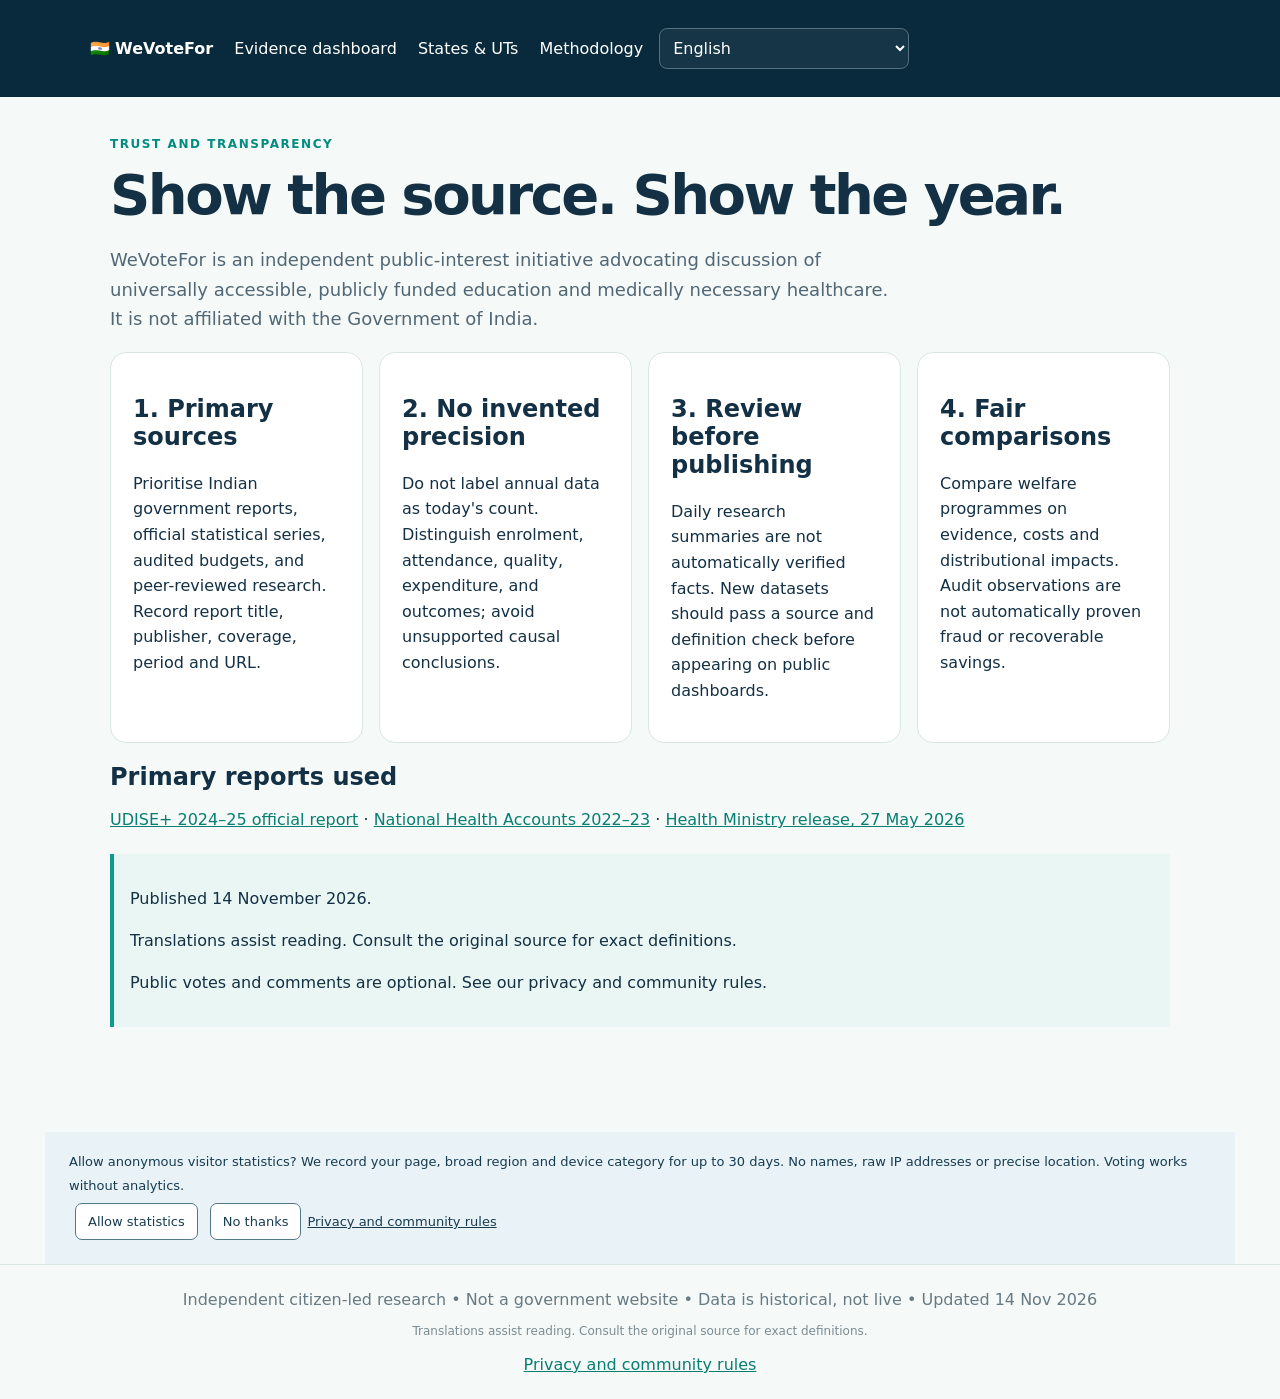
<file: methodology.html>
<!doctype html><html lang="en"><head><meta charset="utf-8"><meta name="viewport" content="width=device-width,initial-scale=1"><title>Research Methodology | WeVoteFor</title><link rel="stylesheet" href="/styles.css"><link rel="stylesheet" href="/i18n.css?v=20261114"><script defer src="/i18n.js?v=20261114"></script><link rel="stylesheet" href="/community.css?v=20261114"><script defer src="/community-ui.js?v=20261114"></script><meta name="description" content="How WeVoteFor reviews sources, dates evidence and separates proposals from facts. Read the research standards behind WeVoteFor."><meta name="robots" content="index,follow,max-image-preview:large"><link rel="canonical" href="https://wevotefor.in/methodology"><meta property="og:site_name" content="WeVoteFor"><meta property="og:title" content="Research Methodology | WeVoteFor"><meta property="og:description" content="How WeVoteFor reviews sources, dates evidence and separates proposals from facts. Read the research standards behind WeVoteFor."><meta property="og:type" content="website"><meta property="og:url" content="https://wevotefor.in/methodology"><meta name="twitter:card" content="summary"><meta name="twitter:title" content="Research Methodology | WeVoteFor"><meta name="twitter:description" content="How WeVoteFor reviews sources, dates evidence and separates proposals from facts. Read the research standards behind WeVoteFor."><link rel="icon" href="/favicon.svg" type="image/svg+xml"><script type="application/ld+json">{"@context":"https://schema.org","@graph":[{"@type":"WebPage","@id":"https://wevotefor.in/methodology#webpage","url":"https://wevotefor.in/methodology","name":"Research Methodology | WeVoteFor","description":"How WeVoteFor reviews sources, dates evidence and separates proposals from facts. Read the research standards behind WeVoteFor.","isPartOf":{"@id":"https://wevotefor.in/#website"},"inLanguage":"en"}]}</script></head><body><header><a href="/">🇮🇳 <b translate="no">WeVoteFor</b></a>　 <a href="/dashboard">Evidence dashboard</a>　 <a href="/states">States & UTs</a>　 <a href="/methodology">Methodology</a></header><main><span class="eyebrow">Trust and transparency</span><h1>Show the source. Show the year.</h1><p class="lead">WeVoteFor is an independent public-interest initiative advocating discussion of universally accessible, publicly funded education and medically necessary healthcare. It is not affiliated with the Government of India.</p><div class="grid"><article class="card"><h2>1. Primary sources</h2><p>Prioritise Indian government reports, official statistical series, audited budgets, and peer-reviewed research. Record report title, publisher, coverage, period and URL.</p></article><article class="card"><h2>2. No invented precision</h2><p>Do not label annual data as today's count. Distinguish enrolment, attendance, quality, expenditure, and outcomes; avoid unsupported causal conclusions.</p></article><article class="card"><h2>3. Review before publishing</h2><p>Daily research summaries are not automatically verified facts. New datasets should pass a source and definition check before appearing on public dashboards.</p></article><article class="card"><h2>4. Fair comparisons</h2><p>Compare welfare programmes on evidence, costs and distributional impacts. Audit observations are not automatically proven fraud or recoverable savings.</p></article></div><h2>Primary reports used</h2><p><a href="https://dashboard.udiseplus.gov.in/report2025/static/media/UDISE%2B2024_25_Booklet_existing.118ba29d4773e6372f72.pdf">UDISE+ 2024–25 official report</a> · <a href="https://nhsrcindia.org/sites/default/files/2026-05/NHA%202022-23%20Report.pdf">National Health Accounts 2022–23</a> · <a href="https://www.pib.gov.in/PressReleasePage.aspx?PRID=2265816">Health Ministry release, 27 May 2026</a></p><div class="note"><p>Published 14 November 2026.</p><p>Translations assist reading. Consult the original source for exact definitions.</p><p>Public votes and comments are optional. See our privacy and community rules.</p></div></main><footer>Independent citizen-led research • Not a government website • Data is historical, not live • Updated 14 Nov 2026<p class="translation-note">Translations assist reading. Consult the original source for exact definitions.</p><a href="/privacy">Privacy and community rules</a></footer></body></html>
</file>
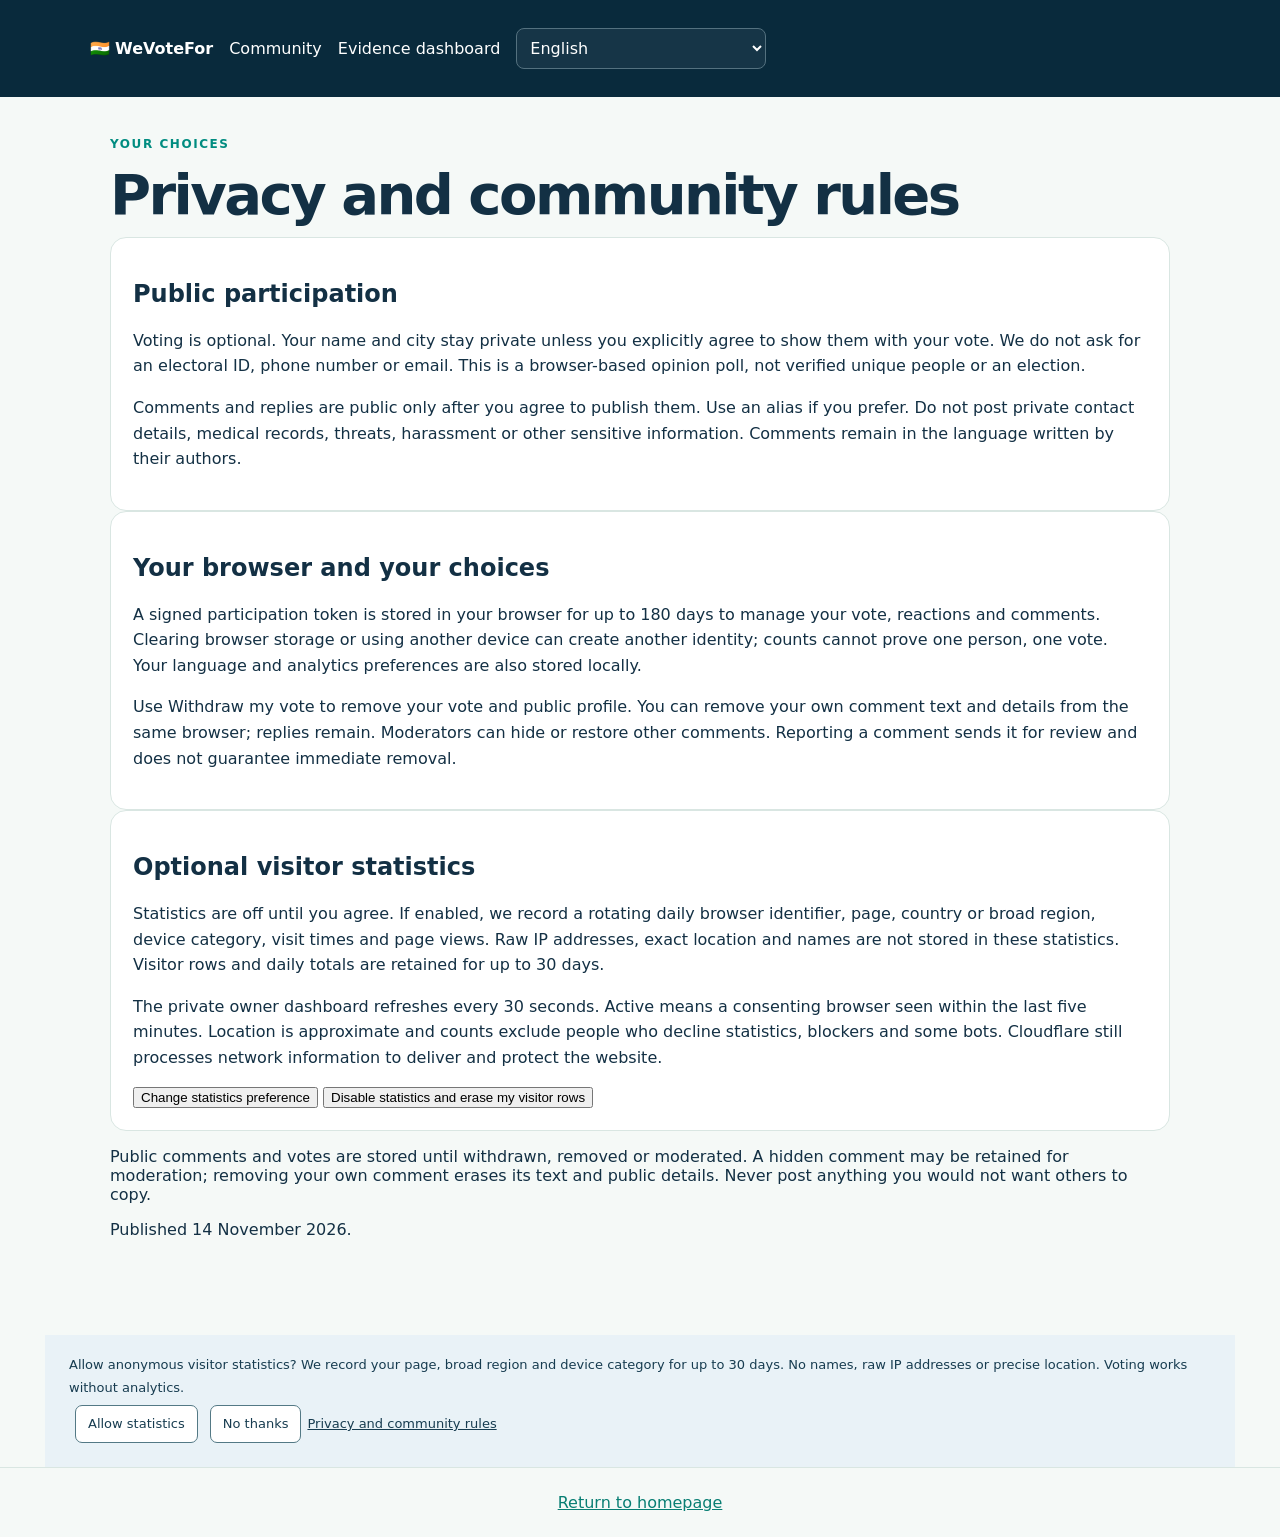
<file: privacy.html>
<!doctype html><html lang="en"><head><meta charset="utf-8"><meta name="viewport" content="width=device-width,initial-scale=1"><title>Privacy &amp; Community Rules | WeVoteFor</title><link rel="stylesheet" href="/styles.css"><link rel="stylesheet" href="/i18n.css"><link rel="stylesheet" href="/community.css"><script defer src="/i18n.js?v=20261114-community"></script><script defer src="/community-ui.js?v=20261114-community"></script><meta name="description" content="Understand optional participation, public comments, visitor statistics and privacy choices on WeVoteFor."><meta name="robots" content="index,follow,max-image-preview:large"><link rel="canonical" href="https://wevotefor.in/privacy"><meta property="og:site_name" content="WeVoteFor"><meta property="og:title" content="Privacy &amp; Community Rules | WeVoteFor"><meta property="og:description" content="Understand optional participation, public comments, visitor statistics and privacy choices on WeVoteFor."><meta property="og:type" content="website"><meta property="og:url" content="https://wevotefor.in/privacy"><meta name="twitter:card" content="summary"><meta name="twitter:title" content="Privacy &amp; Community Rules | WeVoteFor"><meta name="twitter:description" content="Understand optional participation, public comments, visitor statistics and privacy choices on WeVoteFor."><link rel="icon" href="/favicon.svg" type="image/svg+xml"><script type="application/ld+json">{"@context":"https://schema.org","@graph":[{"@type":"WebPage","@id":"https://wevotefor.in/privacy#webpage","url":"https://wevotefor.in/privacy","name":"Privacy & Community Rules | WeVoteFor","description":"Understand optional participation, public comments, visitor statistics and privacy choices on WeVoteFor.","isPartOf":{"@id":"https://wevotefor.in/#website"},"inLanguage":"en"}]}</script></head><body><header><a href="/">🇮🇳 <b translate="no">WeVoteFor</b></a>　<a href="/#community">Community</a>　<a href="/dashboard">Evidence dashboard</a></header><main><span class="eyebrow">Your choices</span><h1>Privacy and community rules</h1><section class="card"><h2>Public participation</h2><p>Voting is optional. Your name and city stay private unless you explicitly agree to show them with your vote. We do not ask for an electoral ID, phone number or email. This is a browser-based opinion poll, not verified unique people or an election.</p><p>Comments and replies are public only after you agree to publish them. Use an alias if you prefer. Do not post private contact details, medical records, threats, harassment or other sensitive information. Comments remain in the language written by their authors.</p></section><section class="card"><h2>Your browser and your choices</h2><p>A signed participation token is stored in your browser for up to 180 days to manage your vote, reactions and comments. Clearing browser storage or using another device can create another identity; counts cannot prove one person, one vote. Your language and analytics preferences are also stored locally.</p><p>Use Withdraw my vote to remove your vote and public profile. You can remove your own comment text and details from the same browser; replies remain. Moderators can hide or restore other comments. Reporting a comment sends it for review and does not guarantee immediate removal.</p></section><section class="card"><h2>Optional visitor statistics</h2><p>Statistics are off until you agree. If enabled, we record a rotating daily browser identifier, page, country or broad region, device category, visit times and page views. Raw IP addresses, exact location and names are not stored in these statistics. Visitor rows and daily totals are retained for up to 30 days.</p><p>The private owner dashboard refreshes every 30 seconds. Active means a consenting browser seen within the last five minutes. Location is approximate and counts exclude people who decline statistics, blockers and some bots. Cloudflare still processes network information to deliver and protect the website.</p><button id="analytics-settings" type="button">Change statistics preference</button> <button id="analytics-stop" type="button">Disable statistics and erase my visitor rows</button></section><p>Public comments and votes are stored until withdrawn, removed or moderated. A hidden comment may be retained for moderation; removing your own comment erases its text and public details. Never post anything you would not want others to copy.</p><p>Published 14 November 2026.</p></main><footer><a href="/">Return to homepage</a></footer></body></html>
</file>
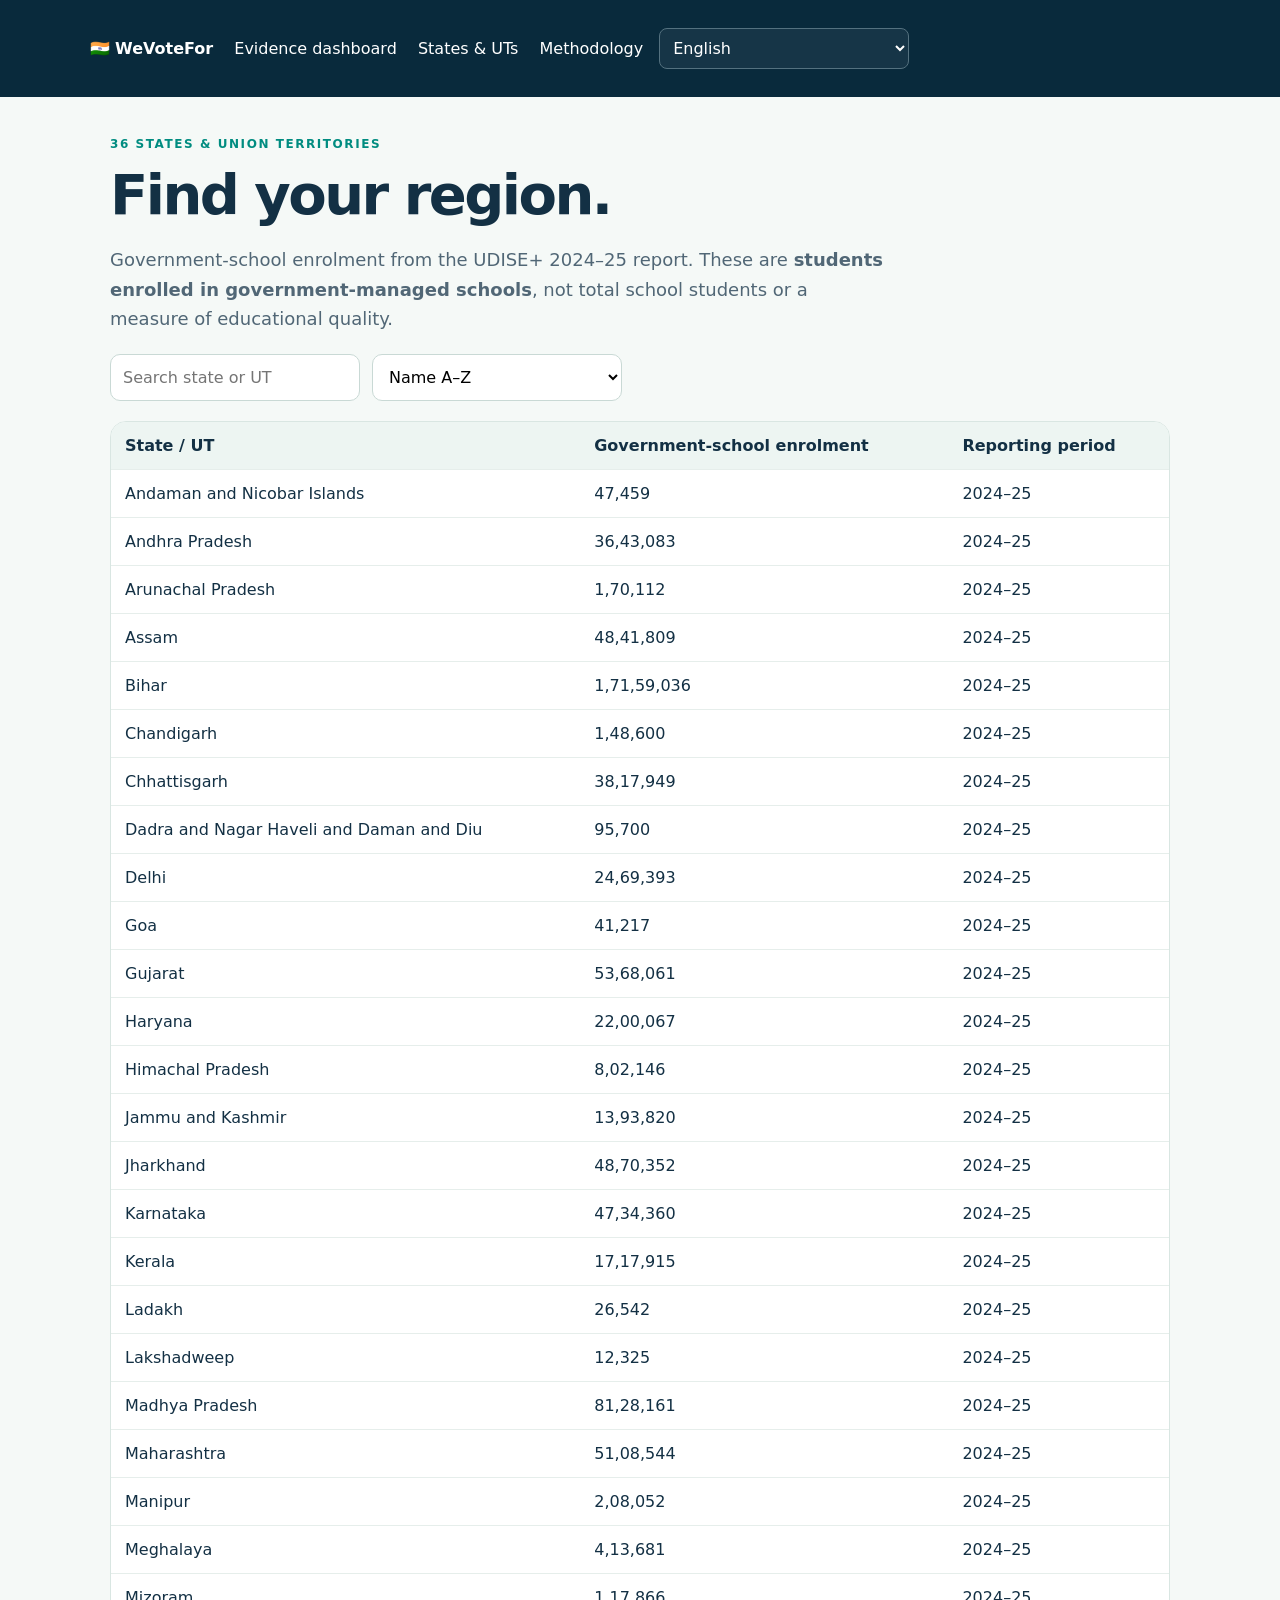
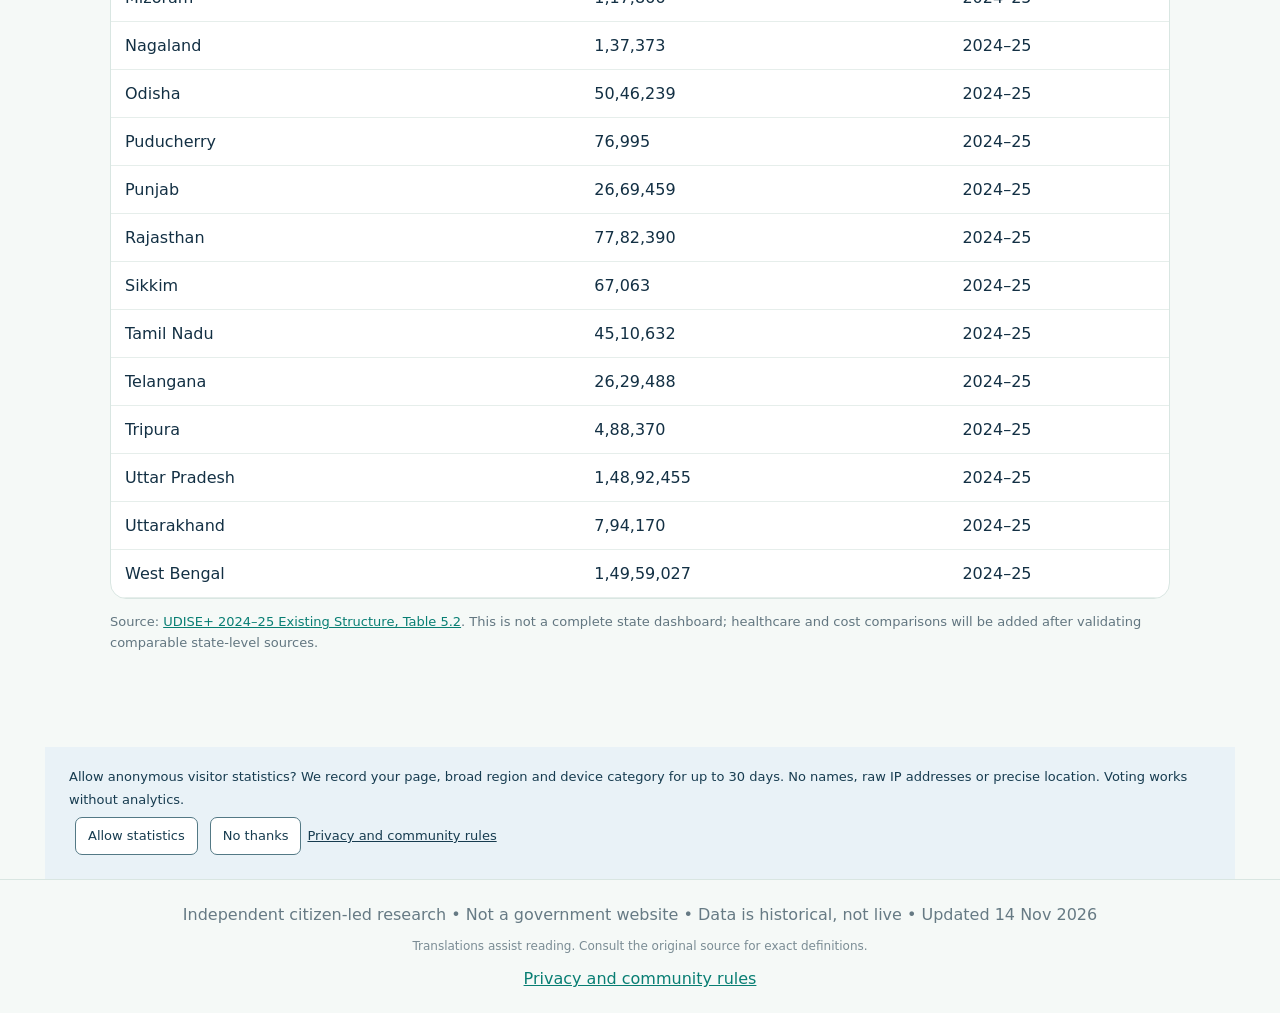
<file: states.html>
<!doctype html><html lang="en"><head><meta charset="utf-8"><meta name="viewport" content="width=device-width,initial-scale=1"><title>State &amp; UT Education Evidence | WeVoteFor</title><link rel="stylesheet" href="/styles.css"><link rel="stylesheet" href="/i18n.css?v=20261114"><script defer src="/i18n.js?v=20261114"></script><link rel="stylesheet" href="/community.css?v=20261114"><script defer src="/community-ui.js?v=20261114"></script><meta name="description" content="Find state and union territory education evidence from official sources, with reporting years and research context, on WeVoteFor."><meta name="robots" content="index,follow,max-image-preview:large"><link rel="canonical" href="https://wevotefor.in/states"><meta property="og:site_name" content="WeVoteFor"><meta property="og:title" content="State &amp; UT Education Evidence | WeVoteFor"><meta property="og:description" content="Find state and union territory education evidence from official sources, with reporting years and research context, on WeVoteFor."><meta property="og:type" content="website"><meta property="og:url" content="https://wevotefor.in/states"><meta name="twitter:card" content="summary"><meta name="twitter:title" content="State &amp; UT Education Evidence | WeVoteFor"><meta name="twitter:description" content="Find state and union territory education evidence from official sources, with reporting years and research context, on WeVoteFor."><link rel="icon" href="/favicon.svg" type="image/svg+xml"><script type="application/ld+json">{"@context":"https://schema.org","@graph":[{"@type":"WebPage","@id":"https://wevotefor.in/states#webpage","url":"https://wevotefor.in/states","name":"State & UT Education Evidence | WeVoteFor","description":"Find state and union territory education evidence from official sources, with reporting years and research context, on WeVoteFor.","isPartOf":{"@id":"https://wevotefor.in/#website"},"inLanguage":"en"}]}</script></head><body><header><a href="/">🇮🇳 <b translate="no">WeVoteFor</b></a>　 <a href="/dashboard">Evidence dashboard</a>　 <a href="/states">States & UTs</a>　 <a href="/methodology">Methodology</a></header><main><span class="eyebrow">36 states & union territories</span><h1>Find your region.</h1><p class="lead">Government-school enrolment from the UDISE+ 2024–25 report. These are <b>students enrolled in government-managed schools</b>, not total school students or a measure of educational quality.</p><div class="toolbar"><input id="q" type="search" placeholder="Search state or UT" aria-label="Search region"><select id="sort" aria-label="Sort regions"><option value="az">Name A–Z</option><option value="desc">Highest enrolment first</option><option value="asc">Lowest enrolment first</option></select></div><div class="table-wrap"><table><thead><tr><th>State / UT</th><th>Government-school enrolment</th><th>Reporting period</th></tr></thead><tbody id="rows"></tbody></table></div><p class="meta">Source: <a href="https://dashboard.udiseplus.gov.in/report2025/static/media/UDISE%2B2024_25_Booklet_existing.118ba29d4773e6372f72.pdf">UDISE+ 2024–25 Existing Structure, Table 5.2</a>. This is not a complete state dashboard; healthcare and cost comparisons will be added after validating comparable state-level sources.</p></main><footer>Independent citizen-led research • Not a government website • Data is historical, not live • Updated 14 Nov 2026<p class="translation-note">Translations assist reading. Consult the original source for exact definitions.</p><a href="/privacy">Privacy and community rules</a></footer><script defer src="/states-content1.js?v=20261114-community"></script></body></html>
</file>
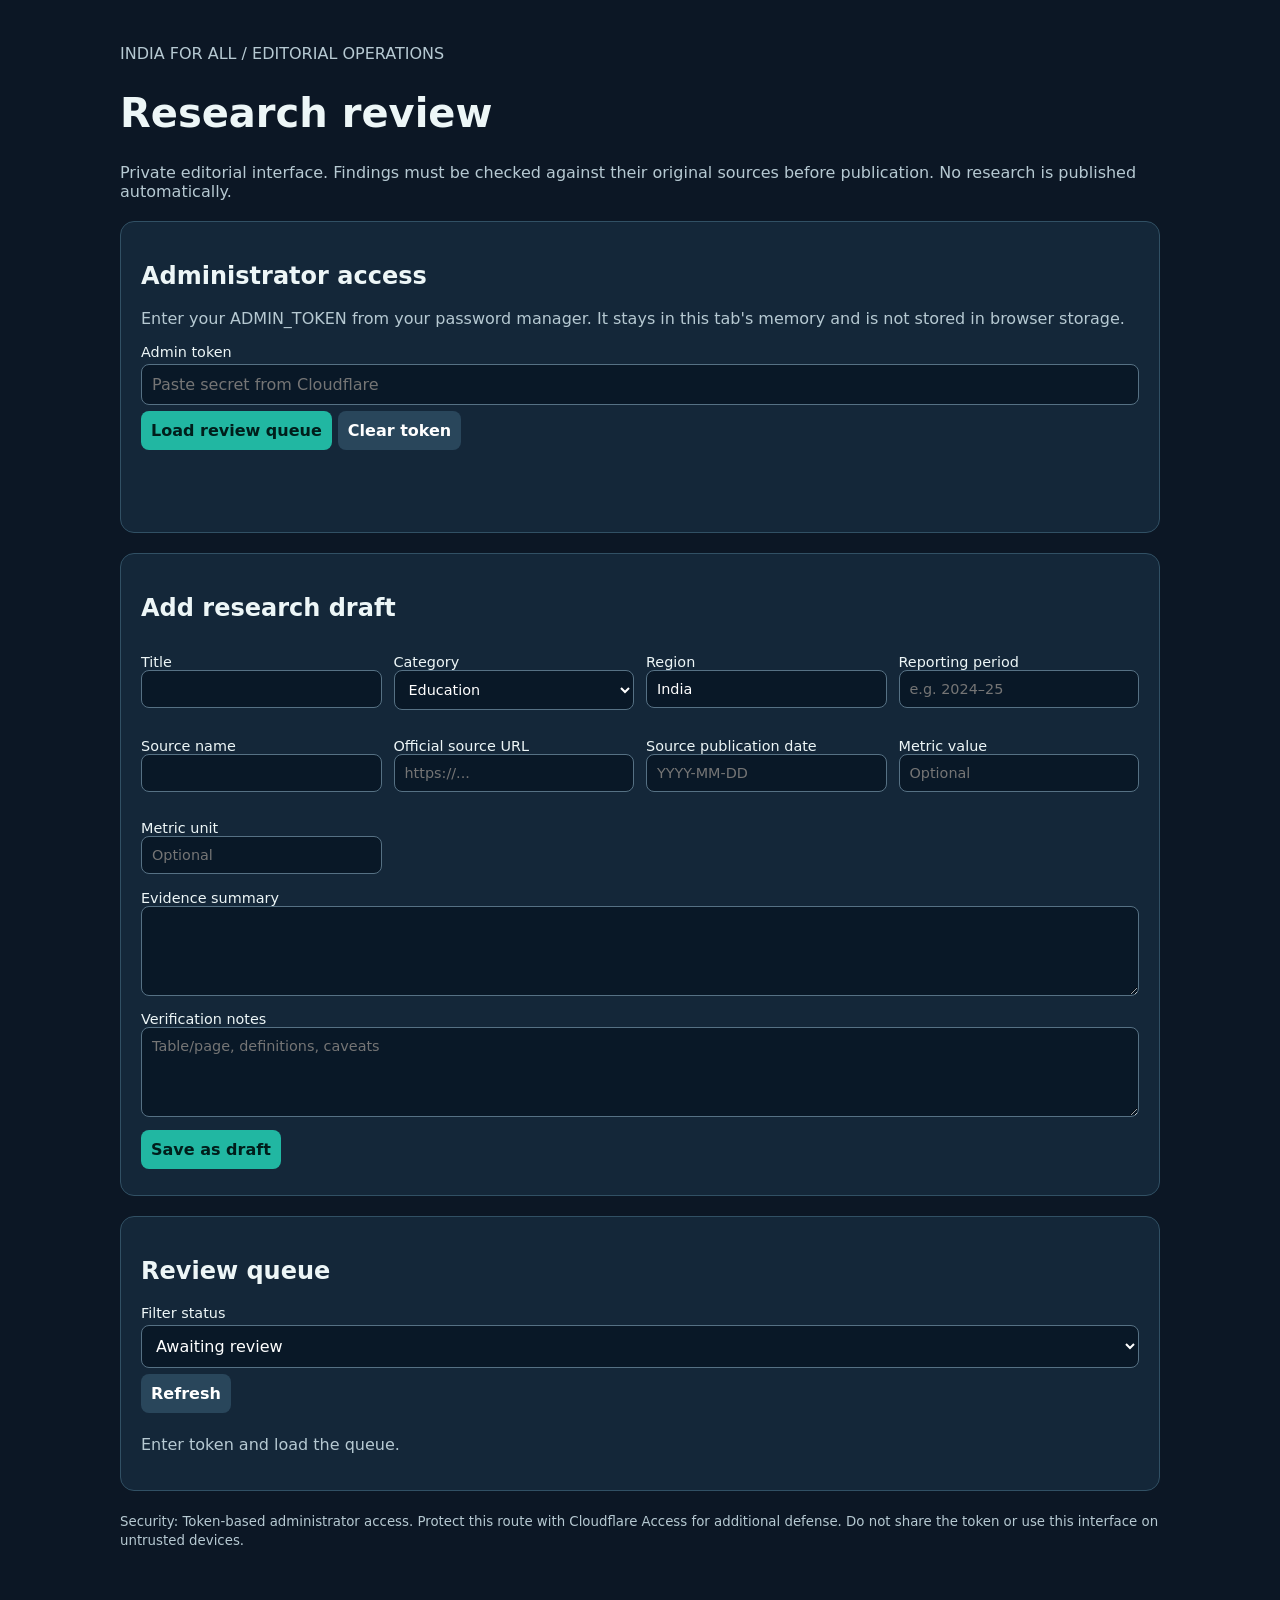
<file: backend/src/admin.html>
<!doctype html><html lang="en"><head><meta charset="utf-8"><meta name="viewport" content="width=device-width,initial-scale=1"><meta name="robots" content="noindex,nofollow"><title>Editorial review | India for All</title><style>
:root{font-family:system-ui,-apple-system,sans-serif;color-scheme:dark;background:#0c1725;color:#edf6f7}body{margin:0}main{max-width:1040px;margin:auto;padding:28px 18px 70px}h1{font-size:clamp(1.6rem,4vw,2.5rem)}.muted{color:#b6c9d2}.panel{background:#142739;border:1px solid #315064;border-radius:14px;padding:20px;margin:20px 0}input,textarea,select,button{font:inherit;border-radius:8px;padding:10px;border:1px solid #567184}input,textarea,select{background:#091827;color:white;box-sizing:border-box;width:100%}textarea{min-height:90px}label{display:block;margin:12px 0 4px;font-size:.9rem}.grid{display:grid;grid-template-columns:repeat(auto-fit,minmax(230px,1fr));gap:12px}button{cursor:pointer;background:#21b7a2;color:#001e1b;font-weight:700;border:0;margin:6px 6px 6px 0}button.secondary{background:#29465b;color:white}button.danger{background:#e5a2a2;color:#3b0606}.item{border-top:1px solid #355367;padding:15px 0;overflow-wrap:anywhere}.item p{line-height:1.55}a{color:#8ce5d8}.hidden{display:none}#notice{white-space:pre-wrap;min-height:1.5em}small{color:#b6c9d2}</style></head><body><main>
<p class="muted">INDIA FOR ALL / EDITORIAL OPERATIONS</p><h1>Research review</h1><p class="muted">Private editorial interface. Findings must be checked against their original sources before publication. No research is published automatically.</p>
<section class="panel"><h2>Administrator access</h2><p class="muted">Enter your ADMIN_TOKEN from your password manager. It stays in this tab's memory and is not stored in browser storage.</p><label for="token">Admin token</label><input id="token" type="password" autocomplete="off" placeholder="Paste secret from Cloudflare"><button id="connect">Load review queue</button><button id="clear" class="secondary">Clear token</button><p id="notice" role="status"></p></section>
<section class="panel"><h2>Add research draft</h2><form id="draft"><div class="grid"><div><label>Title<input name="title" maxlength="180" required></label></div><div><label>Category<select name="category"><option value="education">Education</option><option value="healthcare">Healthcare</option><option value="public_spending">Public spending</option><option value="crime">Crime</option><option value="other">Other</option></select></label></div><div><label>Region<input name="region" value="India" required></label></div><div><label>Reporting period<input name="reporting_period" placeholder="e.g. 2024–25" required></label></div><div><label>Source name<input name="source_name" required></label></div><div><label>Official source URL<input name="source_url" type="url" placeholder="https://..." required></label></div><div><label>Source publication date<input name="source_published_on" placeholder="YYYY-MM-DD"></label></div><div><label>Metric value<input name="metric_value" placeholder="Optional"></label></div><div><label>Metric unit<input name="metric_unit" placeholder="Optional"></label></div></div><label>Evidence summary<textarea name="summary" required maxlength="3000"></textarea></label><label>Verification notes<textarea name="evidence_note" maxlength="3000" placeholder="Table/page, definitions, caveats"></textarea></label><button type="submit">Save as draft</button></form></section>
<section class="panel"><h2>Review queue</h2><label for="status">Filter status</label><select id="status"><option value="in_review">Awaiting review</option><option value="draft">Drafts</option><option value="published">Published</option><option value="rejected">Rejected</option></select><button id="refresh" class="secondary">Refresh</button><div id="items"><p class="muted">Enter token and load the queue.</p></div></section>
<p class="muted"><small>Security: Token-based administrator access. Protect this route with Cloudflare Access for additional defense. Do not share the token or use this interface on untrusted devices.</small></p>
</main><script>
(()=>{'use strict';let token='';const $=id=>document.getElementById(id);const notice=s=>$('notice').textContent=s;
async function api(path,method='GET',body){if(!token)throw Error('Enter your admin token first');const r=await fetch(path,{method,headers:{'Authorization':'Bearer '+token,...(body?{'Content-Type':'application/json'}:{})},body:body?JSON.stringify(body):undefined,cache:'no-store'});const j=await r.json();if(!r.ok)throw Error(j.error||'Request failed ('+r.status+')');return j}
const make=(tag,txt)=>{const n=document.createElement(tag);if(txt!==undefined)n.textContent=txt;return n};
function actionButton(item,action,text,klass){const b=make('button',text);if(klass)b.className=klass;b.onclick=async()=>{let note='';if(action==='publish'){note=prompt('Describe the source checks, reporting period and evidence reviewed:')||'';if(!note.trim())return}else if(action==='reject'){note=prompt('Reason for rejection (optional):')||''}if(!confirm('Confirm '+action+' for this item?'))return;try{await api('/api/admin/research/'+encodeURIComponent(item.id)+'/'+action,'POST',{note});notice('Updated: '+item.title);await load()}catch(e){notice(e.message)}};return b}
async function load(){try{const j=await api('/api/admin/research?status='+encodeURIComponent($('status').value));const area=$('items');area.replaceChildren();if(!j.items.length){area.append(make('p','No records for this status.'));return}for(const item of j.items){const div=make('article');div.className='item';div.append(make('h3',item.title),make('p',item.summary),make('p','Region: '+item.region+' · Period: '+item.reporting_period+' · Category: '+item.category),make('p','Source: '+item.source_name));const a=make('a',item.source_url);a.href=item.source_url;a.target='_blank';a.rel='noopener noreferrer';div.append(a,make('p','Evidence: '+(item.evidence_note||'Not supplied')));if(item.status==='draft')div.append(actionButton(item,'submit','Send to review'));if(item.status==='in_review')div.append(actionButton(item,'publish','Publish'),actionButton(item,'reject','Reject','danger'));area.append(div)}}catch(e){notice(e.message)}}
$('connect').onclick=()=>{token=$('token').value.trim();$('token').value='';notice(token?'Token loaded into memory for this tab.':'Token required.');if(token)load()};
$('clear').onclick=()=>{token='';$('token').value='';$('items').replaceChildren(make('p','Token cleared.'));notice('Token cleared from this tab.')};
$('refresh').onclick=load;$('status').onchange=load;
$('draft').onsubmit=async e=>{e.preventDefault();try{const data=Object.fromEntries(new FormData(e.target));const j=await api('/api/admin/research','POST',data);notice('Draft created: '+j.id);e.target.reset();e.target.elements.region.value='India';$('status').value='draft';await load()}catch(err){notice(err.message)}};
})();
</script></body></html>
</file>
<file: i18n.css>
/* Keep long regional text readable without changing the site's design. */
html:not([lang="en"]) h1,html:not([lang="en"]) h2,html:not([lang="en"]) h3{letter-spacing:normal;line-height:1.4}
html:not([lang="en"]) .hero h1{font-size:clamp(30px,4.5vw,58px)}
html:not([lang="en"]) .navlinks{gap:12px;flex-wrap:wrap;padding:12px 0}
html:not([lang="en"]) .navlinks a{font-size:12px}
.site-language{display:inline-flex;margin:8px 0 8px 16px;align-items:center}
.site-language select{font:inherit;background:#163547;color:#fff;border:1px solid #54717f;border-radius:8px;padding:9px;max-width:165px}
.sr-only{position:absolute;width:1px;height:1px;padding:0;margin:-1px;overflow:hidden;clip:rect(0,0,0,0);white-space:nowrap;border:0}
#language-error{margin:0;padding:0 20px;background:#fff4d5;color:#593d00;font:14px/1.6 system-ui}
#language-error:empty{display:none}
.translation-note{font-size:12px;line-height:1.8;opacity:.85}
@media(max-width:600px){.site-language{display:flex;margin:12px 0}html:not([lang="en"]) .hero h1{font-size:32px}.toolbar{flex-wrap:wrap}header>a{display:inline-block;margin-bottom:7px}}
</file>
<file: community.css>
.community{background:#edf6f2;scroll-margin-top:90px}.community-small{font-size:13px;line-height:1.8;color:#536a78}.community-metrics{display:grid;grid-template-columns:repeat(3,1fr);gap:14px;margin:28px 0}.community-metrics>div{background:#071b2a;color:#fff;padding:22px;border-radius:15px}.community-metrics strong{display:block;font-size:32px;color:#7de3d0}.community-metrics span{display:block;line-height:1.6;font-size:14px}.community-layout{display:grid;grid-template-columns:1fr 1fr;gap:20px}.community-panel{padding:25px;background:white;border:1px solid #cdded8;border-radius:18px;margin-bottom:20px}.community-panel h3{margin-top:0;line-height:1.5}.community-panel input:not([type=checkbox]),.community-panel textarea{width:100%;font:inherit;box-sizing:border-box;border:1px solid #9bb8ac;border-radius:9px;padding:12px;background:#fbfdfc;color:#102b3b}.community-panel label{display:block;margin:13px 0 6px;font-size:14px;line-height:1.7}.community-check{display:flex!important;gap:10px;align-items:flex-start}.community-check input{width:18px;height:18px;flex-shrink:0;margin-top:4px}.community-actions{display:flex;gap:9px;flex-wrap:wrap;margin:16px 0}.community button{background:#087e70;color:white;border:1px solid #087e70;padding:11px 16px;border-radius:9px;cursor:pointer;font:inherit;font-size:14px;line-height:1.5}.community button.outline{background:#fff;color:#075d55}.community button.text-button{background:transparent;border-color:transparent;color:#526a74;text-decoration:underline}.community button[aria-pressed=true]{background:#d2f5e9;color:#064c42;box-shadow:inset 0 0 0 2px #087e70}.community button:disabled{opacity:.55;cursor:wait}.community button:focus-visible,.community input:focus-visible,.community textarea:focus-visible{outline:3px solid #e0a827;outline-offset:3px}.community-example{background:#eff7f4;padding:14px;border-radius:10px;margin-bottom:16px}.community-example>span{font-size:11px;text-transform:uppercase;color:#536a78}.community-example p{line-height:1.8;margin-bottom:0}.community-voice{border-top:1px solid #dce7e5;padding:12px 0;overflow-wrap:anywhere}.community-voice p{margin:7px 0}.community-comment{padding:18px 0;border-top:1px solid #dce7e5;overflow-wrap:anywhere}.community-comment .comment-body{white-space:pre-wrap;line-height:1.8}.comment-children{margin-left:clamp(8px,2vw,22px);padding-left:12px;border-left:2px solid #bad8cd}.community-notice{line-height:1.8;padding:14px;border-radius:10px;background:#fff5d6;color:#644800}.community-notice:empty{display:none}.community-hidden{color:#677c84;font-style:italic}.analytics-choice{max-width:1190px;margin:0 auto;padding:18px 24px;background:#e9f2f7;color:#173c50;font:13px/1.8 system-ui}.analytics-choice button{font:inherit;padding:6px 12px;margin:6px;border:1px solid #537985;border-radius:7px;background:#fff;color:#173c50;cursor:pointer}.analytics-choice p{margin:0}.analytics-choice a{color:inherit}.community [hidden]{display:none!important}@media(max-width:700px){.community-layout{grid-template-columns:1fr}.community-panel{padding:18px}.community-metrics{gap:7px}.community-metrics>div{padding:12px}.community-metrics strong{font-size:25px}.community-metrics span{font-size:12px}}

#issue-list img,#issue-list video{display:block;max-height:460px;margin:16px 0;border-radius:12px}#issue-list p{white-space:pre-wrap;line-height:1.8}#public-posts{scroll-margin-top:90px}

.navlinks{gap:12px;flex-wrap:wrap;justify-content:center}.navlinks a{font-size:12px}


/* Public campaign message; shares open only after a visitor chooses a link. */
.campaign-manifesto{background:#eaf4ef;scroll-margin-top:100px}.campaign-manifesto .wrap{max-width:1080px}.campaign-manifesto blockquote{margin:26px 0;padding:20px 24px;border-left:5px solid #099e91;background:white;border-radius:0 16px 16px 0;font-size:clamp(20px,2.6vw,30px);line-height:1.5;font-weight:700}.campaign-manifesto p{line-height:1.8;max-width:960px}.campaign-manifesto .campaign-promise{font-weight:800;color:#086b65;font-size:20px}.campaign-manifesto .btn.secondary{border-color:#53766d;color:#173b32}.campaign-manifesto .actions{display:flex;flex-wrap:wrap;gap:14px}.campaign-manifesto .community-small{color:#425f56}@media(max-width:600px){.campaign-manifesto blockquote{padding:18px}.campaign-manifesto .actions a{width:100%;box-sizing:border-box;text-align:center}}
</file>
<file: styles.css>
:root{font-family:system-ui,-apple-system,Segoe UI,sans-serif;color:#133044;background:#f5f9f7}*{box-sizing:border-box}body{margin:0}header{background:#092a3c;color:#fff;padding:20px max(20px,calc((100vw - 1100px)/2))}a{color:#087e73}header a{color:white;text-decoration:none}main{max-width:1100px;margin:auto;padding:36px 20px 80px}.eyebrow{text-transform:uppercase;color:#008c80;letter-spacing:.13em;font-size:12px;font-weight:800}h1{font-size:clamp(32px,5vw,56px);letter-spacing:-.045em;margin:10px 0}h2{font-size:24px}.lead{font-size:18px;line-height:1.65;max-width:780px;color:#516776}.grid{display:grid;grid-template-columns:repeat(auto-fit,minmax(220px,1fr));gap:16px}.card{background:white;border:1px solid #d9e6e2;border-radius:16px;padding:22px}.value{font-size:36px;font-weight:850;color:#073d42;margin:10px 0}.meta{color:#627680;font-size:13px;line-height:1.6}.card p{line-height:1.6}.toolbar{display:flex;gap:12px;flex-wrap:wrap;margin:20px 0}select,input{font:inherit;padding:12px;border:1px solid #c9d9d5;border-radius:10px;background:white;min-width:250px}.table-wrap{overflow-x:auto;background:white;border-radius:16px;border:1px solid #d9e6e2}table{border-collapse:collapse;width:100%;min-width:630px}th,td{text-align:left;padding:14px;border-bottom:1px solid #e6eeeb}th{background:#edf5f2}tr:hover td{background:#f7faf9}.pill{display:inline-block;background:#e5f6f1;border-radius:999px;padding:7px 12px;font-size:12px;font-weight:700;color:#086d61}.note{border-left:4px solid #0e9b8d;background:#eaf6f3;padding:16px;margin:25px 0;line-height:1.6}.links{display:flex;flex-wrap:wrap;gap:15px;margin:20px 0}.links a{background:#0b766c;color:white;padding:12px 17px;border-radius:10px;text-decoration:none}footer{padding:25px;text-align:center;color:#667a84;border-top:1px solid #d9e6e2}button{cursor:pointer}
</file>
<file: families.css>
.family-hero{background:linear-gradient(130deg,#071b2a,#14545a);color:#fff;padding:65px 0}.family-hero p{color:#cce5e1;max-width:850px}.family-links{display:flex;gap:12px;flex-wrap:wrap;margin:24px 0}.family-links a{border:1px solid #81b8ad;border-radius:99px;padding:10px 15px;text-decoration:none}.family-range{display:grid;grid-template-columns:1fr 1fr;gap:20px;margin:25px 0}.family-range article{padding:26px;border-radius:17px;background:#103444;color:#fff}.family-range strong{display:block;color:#7de3d0;font-size:clamp(28px,4vw,46px)}.family-table{width:100%;border-collapse:collapse;font-size:14px;line-height:1.7}.family-table th,.family-table td{padding:13px;border-bottom:1px solid #d4e4de;text-align:left}.family-table th{background:#e5f2ec}.family-table tfoot{font-weight:bold;background:#e5f2ec}.family-source{font-size:12px;line-height:1.8;color:#526d76}.future-tree{padding:28px 16px;background:#071b2a;border-radius:22px;color:#fff;text-align:center;overflow:hidden}.tree-level{display:flex;justify-content:center;gap:16px;position:relative;flex-wrap:wrap}.tree-node{padding:20px;border:1px solid #467c7b;border-radius:15px;background:#103b46;max-width:290px;flex:1;min-width:160px;line-height:1.7;animation:tree-glow 5s infinite}.tree-node h3{margin:0 0 8px;color:#7de3d0}.tree-node p{margin:0;font-size:14px}.tree-stem{width:3px;height:42px;background:linear-gradient(#7de3d0,#24555d);margin:auto;position:relative}.tree-stem:after{content:'';position:absolute;width:9px;height:9px;border-radius:50%;background:#7de3d0;left:-3px;animation:tree-drop 2s linear infinite}.tree-level:nth-of-type(3) .tree-node{animation-delay:1s}.tree-level:nth-of-type(5) .tree-node{animation-delay:2s}.tree-level:nth-of-type(7) .tree-node{animation-delay:3s}@keyframes tree-drop{from{top:0;opacity:0}50%{opacity:1}to{top:34px;opacity:0}}@keyframes tree-glow{0%,100%{border-color:#467c7b}50%{border-color:#7de3d0;box-shadow:0 0 18px #62dfbc22}}.pause-tree .tree-node,.pause-tree .tree-stem:after{animation-play-state:paused}.family-cta{padding:24px;background:#e3f5ed;border-radius:16px;margin:25px 0}.family-section{padding:45px 0}.family-section h2{line-height:1.5}.family-section p{line-height:1.9}.family-section .note{margin:20px 0}.family-wrap{max-width:1100px;margin:auto;padding:0 22px}.family-table-wrap{overflow:auto}.family-pause{font:inherit;border:1px solid #517b74;padding:10px 16px;border-radius:9px;background:white;cursor:pointer;margin:15px 0}@media(max-width:600px){.family-range{grid-template-columns:1fr}.tree-level{flex-direction:column;align-items:stretch}.tree-node{max-width:none}.family-table th,.family-table td{padding:9px}.family-hero{padding:40px 0}}@media(prefers-reduced-motion:reduce){.tree-node,.tree-stem:after{animation:none!important}}
</file>
